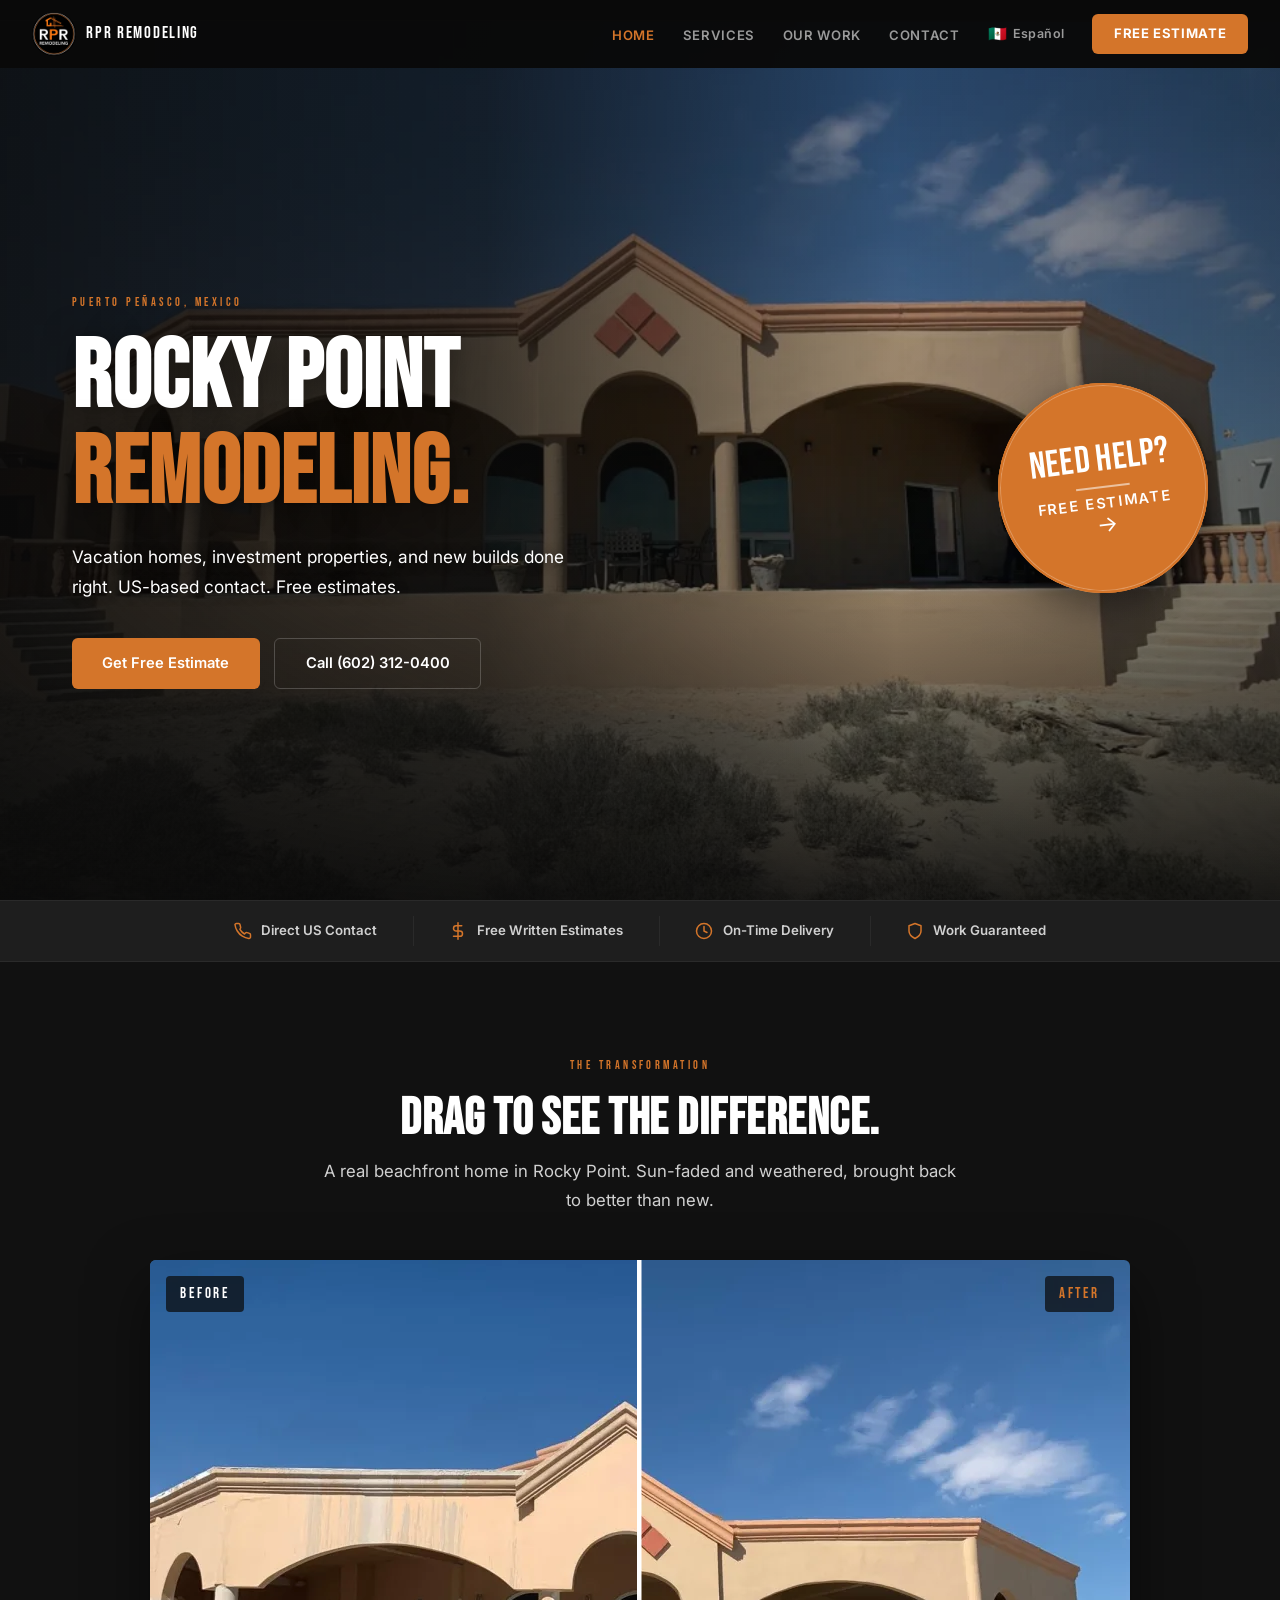
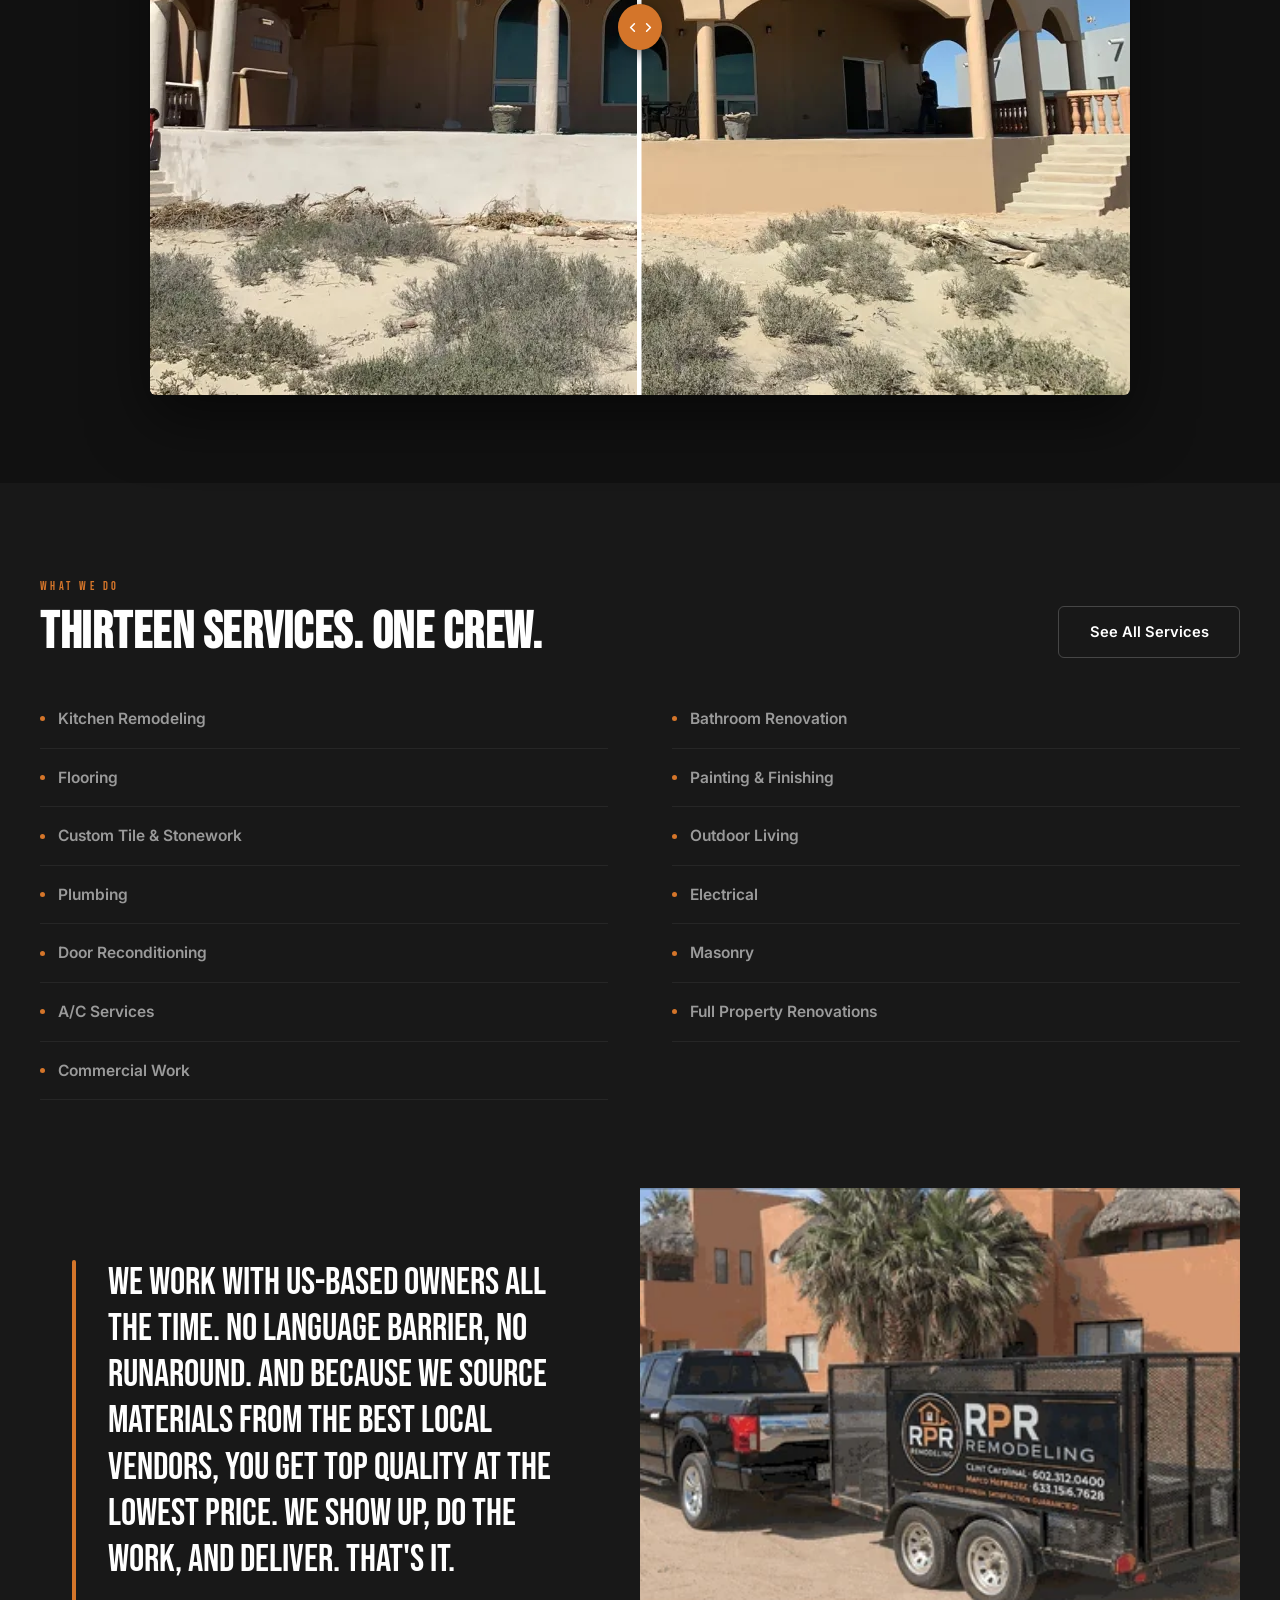
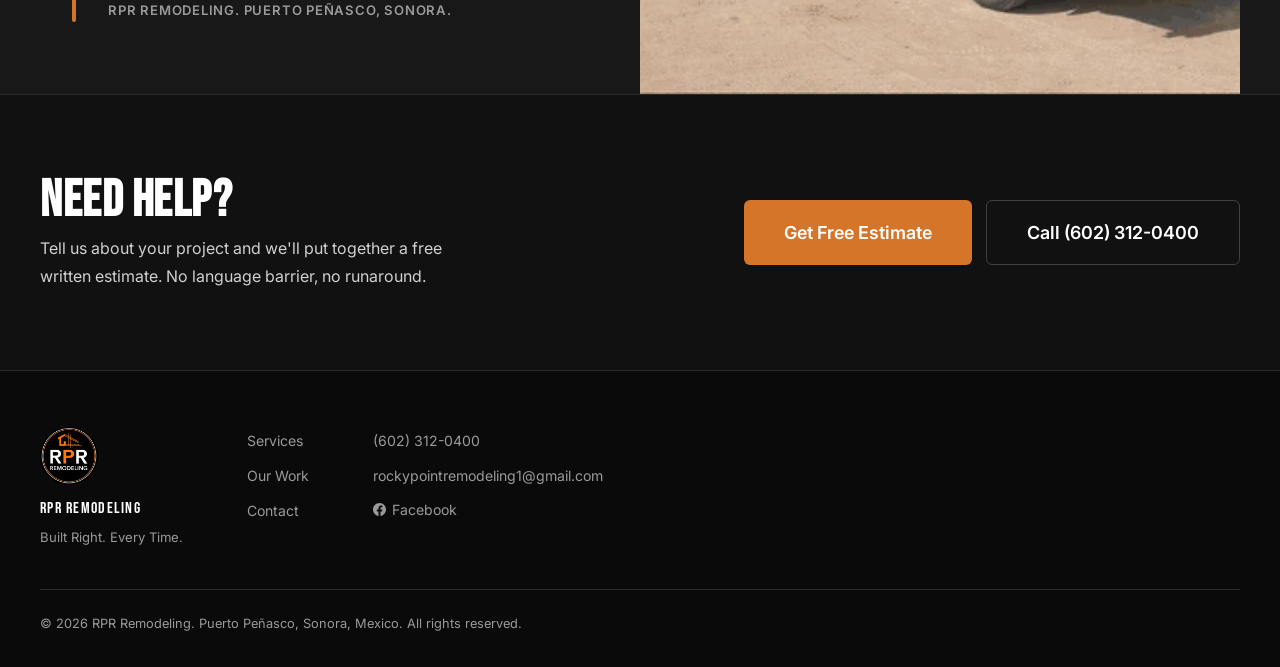
<file: index.html>
<!DOCTYPE html>
<html lang="en">
<head>
  <meta charset="UTF-8" />
  <meta name="viewport" content="width=device-width, initial-scale=1.0" />

  <title>Rocky Point Remodeling Contractor | RPR Remodeling, Puerto Pe&ntilde;asco</title>
  <meta name="description" content="Rocky Point's remodeling crew for vacation homes, investment properties, and new builds in Puerto Penasco. US-based contact. Free estimates. Call (602) 312-0400." />

  <meta property="og:type" content="website" />
  <meta property="og:url" content="https://rockypointremodeling.com/" />
  <meta property="og:title" content="RPR Remodeling | Rocky Point's Remodeling Crew" />
  <meta property="og:description" content="Vacation homes, investment properties, and new builds done right in Puerto Penasco. Free estimates. (602) 312-0400." />
  <meta property="og:image" content="https://rockypointremodeling.com/assets/og-card.jpg" />

  <meta name="twitter:card" content="summary_large_image" />
  <meta name="twitter:title" content="RPR Remodeling | Rocky Point, Mexico" />
  <meta name="twitter:image" content="https://rockypointremodeling.com/assets/og-card.jpg" />

  <link rel="canonical" href="https://rockypointremodeling.com/" />
  <meta name="theme-color" content="#0A0A0A" />
  <link rel="icon" type="image/svg+xml" href="assets/favicon.svg" />

  <link rel="preconnect" href="https://fonts.googleapis.com" />
  <link rel="preconnect" href="https://fonts.gstatic.com" crossorigin />
  <link rel="preload" as="style" href="https://fonts.googleapis.com/css2?family=Bebas+Neue&family=Inter:wght@400;600&display=swap" />
  <link rel="stylesheet" href="https://fonts.googleapis.com/css2?family=Bebas+Neue&family=Inter:wght@400;600&display=swap" media="print" onload="this.media='all'" />
  <noscript><link rel="stylesheet" href="https://fonts.googleapis.com/css2?family=Bebas+Neue&family=Inter:wght@400;600&display=swap" /></noscript>

  <link rel="preload" as="image" href="assets/after.webp" fetchpriority="high" type="image/webp" />
  <link rel="stylesheet" href="css/style.css" />

  <meta name="geo.region" content="MX-SON" />
  <meta name="geo.placename" content="Puerto Penasco, Sonora, Mexico" />
  <meta name="geo.position" content="31.3177;-113.5367" />
  <meta name="ICBM" content="31.3177, -113.5367" />

  <script type="application/ld+json">
  {
    "@context": "https://schema.org",
    "@type": "HomeAndConstructionBusiness",
    "@id": "https://rockypointremodeling.com/#business",
    "name": "RPR Remodeling",
    "alternateName": "Rocky Point Remodel",
    "description": "Rocky Point's remodeling crew for vacation homes, investment properties, and new builds in Puerto Penasco, Sonora, Mexico. US-based contact. Free written estimates.",
    "url": "https://rockypointremodeling.com/",
    "telephone": "+16023120400",
    "email": "rockypointremodeling1@gmail.com",
    "image": "https://rockypointremodeling.com/assets/og-card.jpg",
    "logo": "https://rockypointremodeling.com/assets/logo.png",
    "priceRange": "$$",
    "address": {
      "@type": "PostalAddress",
      "addressLocality": "Puerto Penasco",
      "addressRegion": "Sonora",
      "addressCountry": "MX"
    },
    "areaServed": {
      "@type": "Place",
      "name": "Puerto Penasco, Sonora, Mexico"
    },
    "sameAs": [
      "https://www.facebook.com/profile.php?id=61572232620299"
    ],
    "hasOfferCatalog": {
      "@type": "OfferCatalog",
      "name": "Remodeling Services",
      "itemListElement": [
        {"@type": "Offer", "itemOffered": {"@type": "Service", "name": "Kitchen Remodeling"}},
        {"@type": "Offer", "itemOffered": {"@type": "Service", "name": "Bathroom Renovation"}},
        {"@type": "Offer", "itemOffered": {"@type": "Service", "name": "Flooring"}},
        {"@type": "Offer", "itemOffered": {"@type": "Service", "name": "Painting and Finishing"}},
        {"@type": "Offer", "itemOffered": {"@type": "Service", "name": "Custom Tile and Stonework"}},
        {"@type": "Offer", "itemOffered": {"@type": "Service", "name": "Outdoor Living"}},
        {"@type": "Offer", "itemOffered": {"@type": "Service", "name": "Plumbing"}},
        {"@type": "Offer", "itemOffered": {"@type": "Service", "name": "Electrical"}},
        {"@type": "Offer", "itemOffered": {"@type": "Service", "name": "Door Reconditioning"}},
        {"@type": "Offer", "itemOffered": {"@type": "Service", "name": "Masonry"}},
        {"@type": "Offer", "itemOffered": {"@type": "Service", "name": "A/C Services"}},
        {"@type": "Offer", "itemOffered": {"@type": "Service", "name": "Full Property Renovations"}},
        {"@type": "Offer", "itemOffered": {"@type": "Service", "name": "Commercial Work"}}
      ]
    }
  }
  </script>
</head>
<body>

  <!-- NAV -->
  <nav class="site-nav" id="site-nav" role="navigation" aria-label="Main navigation">
    <a href="index.html" class="nav-logo" aria-label="RPR Remodeling home">
      <picture>
        <source type="image/webp" srcset="assets/logo.webp" />
        <img src="assets/logo.png" alt="RPR Remodeling" class="nav-logo-img" width="46" height="46" />
      </picture>
      <span class="nav-wordmark">RPR REMODELING</span>
    </a>
    <div class="nav-right">
      <ul class="nav-links" role="list">
        <li><a href="index.html" class="nav-active" data-en="Home" data-es="Inicio">Home</a></li>
        <li><a href="services.html" data-en="Services" data-es="Servicios">Services</a></li>
        <li><a href="gallery.html" data-en="Our Work" data-es="Nuestro Trabajo">Our Work</a></li>
        <li><a href="contact.html" data-en="Contact" data-es="Contacto">Contact</a></li>
      </ul>
      <button class="lang-toggle" aria-label="Cambiar a español" type="button">
        <span class="lt-flag">&#x1F1F2;&#x1F1FD;</span>
        <span class="lt-label">Español</span>
      </button>
      <a href="contact.html" class="nav-cta" data-en="Free Estimate" data-es="Cotización Gratis">Free Estimate</a>
      <button class="nav-hamburger" aria-label="Open menu" aria-expanded="false" aria-controls="nav-drawer" type="button">
        <span></span><span></span><span></span>
      </button>
    </div>
  </nav>

  <div id="nav-drawer" class="nav-drawer" role="navigation" aria-label="Mobile menu">
    <ul>
      <li><a href="index.html" data-en="Home" data-es="Inicio">Home</a></li>
      <li><a href="services.html" data-en="Services" data-es="Servicios">Services</a></li>
      <li><a href="gallery.html" data-en="Our Work" data-es="Nuestro Trabajo">Our Work</a></li>
      <li><a href="contact.html" data-en="Contact" data-es="Contacto">Contact</a></li>
    </ul>
    <a href="contact.html" class="drawer-cta" data-en="Get Free Estimate" data-es="Cotización Gratis">Get Free Estimate</a>
    <a href="tel:+16023120400" class="drawer-phone">(602) 312-0400</a>
    <button class="lang-toggle drawer-lang" type="button">
      <span class="lt-flag">&#x1F1F2;&#x1F1FD;</span>
      <span class="lt-label">Español</span>
    </button>
  </div>

  <!-- HERO -->
  <section class="hero" id="hero" aria-label="RPR Remodeling hero">
    <div class="hero-bg" aria-hidden="true">
      <img src="assets/after.webp" alt="" class="hero-bg-img" width="980" height="735" fetchpriority="high" decoding="async" />
    </div>
    <div class="hero-overlay" aria-hidden="true"></div>
    <div class="hero-inner">
      <div class="hero-content">
        <span class="eyebrow"
              data-en="PUERTO PE&Ntilde;ASCO, MEXICO"
              data-es="PUERTO PE&Ntilde;ASCO, M&Eacute;XICO">PUERTO PE&Ntilde;ASCO, MEXICO</span>
        <h1>
          <span class="h-line1" data-en="ROCKY POINT" data-es="ROCKY POINT">ROCKY POINT</span>
          <br />
          <span class="h-accent h-line2" data-en="REMODELING." data-es="REMODELING.">REMODELING.</span>
        </h1>
        <p class="hero-sub"
           data-en="Vacation homes, investment properties, and new builds done right. US-based contact. Free estimates."
           data-es="Casas vacacionales, propiedades de inversi&oacute;n y nuevas construcciones bien hechas. Contacto en EE.UU. Cotizaciones gratis.">
          Vacation homes, investment properties, and new builds done right. US-based contact. Free estimates.
        </p>
        <div class="hero-ctas">
          <a href="contact.html" class="btn-primary"
             data-en="Get Free Estimate" data-es="Obtener Cotizaci&oacute;n">Get Free Estimate</a>
          <a href="tel:+16023120400" class="btn-ghost"
             data-en="Call (602) 312-0400" data-es="Llamar al (602) 312-0400">Call (602) 312-0400</a>
        </div>
      </div>
      <a href="contact.html" class="need-help-badge" aria-label="Need help? Get a free estimate">
        <span class="nhb-ring" aria-hidden="true"></span>
        <span class="nhb-ring nhb-ring-2" aria-hidden="true"></span>
        <span class="nhb-inner">
          <span class="nhb-big" data-en="Need&nbsp;Help?" data-es="&iquest;Ayuda?">Need&nbsp;Help?</span>
          <span class="nhb-rule" aria-hidden="true"></span>
          <span class="nhb-small" data-en="Free Estimate" data-es="Cotizaci&oacute;n Gratis">Free Estimate</span>
          <span class="nhb-arrow" aria-hidden="true">&rarr;</span>
        </span>
      </a>
    </div>
  </section>

  <!-- STATS STRIP -->
  <div class="stats-strip" role="list" aria-label="Why choose RPR">
    <div class="stat" role="listitem">
      <svg class="stat-icon" viewBox="0 0 24 24" fill="none" stroke="currentColor" stroke-width="2" stroke-linecap="round" stroke-linejoin="round" aria-hidden="true"><path d="M22 16.92v3a2 2 0 0 1-2.18 2 19.79 19.79 0 0 1-8.63-3.07A19.5 19.5 0 0 1 4.36 12a19.79 19.79 0 0 1-3.07-8.67A2 2 0 0 1 3.11 2h3a2 2 0 0 1 2 1.72c.127.96.361 1.903.7 2.81a2 2 0 0 1-.45 2.11L7.91 9.91a16 16 0 0 0 6.08 6.08l1.27-1.35a2 2 0 0 1 2.11-.45c.907.339 1.85.573 2.81.7A2 2 0 0 1 22 16.92z"/></svg>
      <span class="stat-label" data-en="Direct US Contact" data-es="Contacto en EE.UU.">Direct US Contact</span>
    </div>
    <div class="stat" role="listitem">
      <svg class="stat-icon" viewBox="0 0 24 24" fill="none" stroke="currentColor" stroke-width="2" stroke-linecap="round" stroke-linejoin="round" aria-hidden="true"><line x1="12" y1="1" x2="12" y2="23"/><path d="M17 5H9.5a3.5 3.5 0 0 0 0 7h5a3.5 3.5 0 0 1 0 7H6"/></svg>
      <span class="stat-label" data-en="Free Written Estimates" data-es="Cotizaciones Escritas Gratis">Free Written Estimates</span>
    </div>
    <div class="stat" role="listitem">
      <svg class="stat-icon" viewBox="0 0 24 24" fill="none" stroke="currentColor" stroke-width="2" stroke-linecap="round" stroke-linejoin="round" aria-hidden="true"><circle cx="12" cy="12" r="10"/><polyline points="12 6 12 12 16 14"/></svg>
      <span class="stat-label" data-en="On-Time Delivery" data-es="Entrega a Tiempo">On-Time Delivery</span>
    </div>
    <div class="stat" role="listitem">
      <svg class="stat-icon" viewBox="0 0 24 24" fill="none" stroke="currentColor" stroke-width="2" stroke-linecap="round" stroke-linejoin="round" aria-hidden="true"><path d="M12 22s8-4 8-10V5l-8-3-8 3v7c0 6 8 10 8 10z"/></svg>
      <span class="stat-label" data-en="Work Guaranteed" data-es="Trabajo Garantizado">Work Guaranteed</span>
    </div>
  </div>

  <!-- BEFORE / AFTER SLIDER -->
  <section class="section-wrap section-dark ba-section" aria-label="Before and after transformation">
    <div class="section-inner">
      <div class="ba-header">
        <span class="eyebrow reveal" data-en="THE TRANSFORMATION" data-es="LA TRANSFORMACI&Oacute;N">THE TRANSFORMATION</span>
        <h2 class="reveal" data-en="Drag to see the difference." data-es="Desliza para ver la diferencia.">Drag to see the difference.</h2>
        <p class="ba-sub reveal" data-en="A real beachfront home in Rocky Point. Sun-faded and weathered, brought back to better than new." data-es="Una casa real frente al mar en Rocky Point. Desgastada por el sol, restaurada a mejor que nueva.">A real beachfront home in Rocky Point. Sun-faded and weathered, brought back to better than new.</p>
      </div>

      <div class="ba-slider reveal" id="baSlider" aria-label="Before and after slider. Use the slider or arrow keys to compare.">
        <img class="ba-img ba-img-after" src="assets/after.webp" width="980" height="735" alt="Rocky Point beachfront home after RPR remodel: fresh stucco, finished balustrades, restored columns" draggable="false" loading="lazy" decoding="async" />
        <div class="ba-before-pane" id="baBeforePane">
          <img class="ba-img ba-img-before" src="assets/before.webp" width="980" height="735" alt="Same Rocky Point home before remodel: faded, water-stained stucco and unfinished walls" draggable="false" loading="lazy" decoding="async" />
        </div>
        <span class="ba-tag ba-tag-before" aria-hidden="true" data-en="Before" data-es="Antes">Before</span>
        <span class="ba-tag ba-tag-after" aria-hidden="true" data-en="After" data-es="Despu&eacute;s">After</span>
        <div class="ba-handle" id="baHandle" role="slider" tabindex="0" aria-valuemin="0" aria-valuemax="100" aria-valuenow="50" aria-label="Reveal before or after photo">
          <span class="ba-line" aria-hidden="true"></span>
          <span class="ba-grip" aria-hidden="true">
            <svg viewBox="0 0 24 24" fill="none" stroke="currentColor" stroke-width="2.5" stroke-linecap="round" stroke-linejoin="round"><polyline points="15 18 9 12 15 6"/></svg>
            <svg viewBox="0 0 24 24" fill="none" stroke="currentColor" stroke-width="2.5" stroke-linecap="round" stroke-linejoin="round"><polyline points="9 18 15 12 9 6"/></svg>
          </span>
        </div>
      </div>
    </div>
  </section>

  <!-- SERVICES TEASER -->
  <section class="section-wrap section-alt" aria-label="Services overview">
    <div class="section-inner">
      <div class="svc-teaser-header">
        <div>
          <span class="eyebrow reveal" data-en="WHAT WE DO" data-es="LO QUE HACEMOS">WHAT WE DO</span>
          <h2 class="reveal" data-en="Thirteen services. One crew." data-es="Trece servicios. Un equipo.">Thirteen services. One crew.</h2>
        </div>
        <a href="services.html" class="btn-ghost reveal" data-en="See All Services" data-es="Ver Todos los Servicios">See All Services</a>
      </div>
      <ul class="services-list reveal" aria-label="Services list">
        <li><a href="services.html#kitchen" data-en="Kitchen Remodeling" data-es="Remodelaci&oacute;n de Cocina">Kitchen Remodeling</a></li>
        <li><a href="services.html#bathroom" data-en="Bathroom Renovation" data-es="Remodelaci&oacute;n de Ba&ntilde;o">Bathroom Renovation</a></li>
        <li><a href="services.html#flooring" data-en="Flooring" data-es="Pisos">Flooring</a></li>
        <li><a href="services.html#painting" data-en="Painting &amp; Finishing" data-es="Pintura y Acabados">Painting &amp; Finishing</a></li>
        <li><a href="services.html#tile" data-en="Custom Tile &amp; Stonework" data-es="Azulejo y Piedra">Custom Tile &amp; Stonework</a></li>
        <li><a href="services.html#outdoor" data-en="Outdoor Living" data-es="Espacios al Aire Libre">Outdoor Living</a></li>
        <li><a href="services.html#plumbing" data-en="Plumbing" data-es="Plomer&iacute;a">Plumbing</a></li>
        <li><a href="services.html#electrical" data-en="Electrical" data-es="El&eacute;ctrico">Electrical</a></li>
        <li><a href="services.html#doors" data-en="Door Reconditioning" data-es="Reacondicionamiento de Puertas">Door Reconditioning</a></li>
        <li><a href="services.html#masonry" data-en="Masonry" data-es="Mamposter&iacute;a">Masonry</a></li>
        <li><a href="services.html#ac" data-en="A/C Services" data-es="Aire Acondicionado">A/C Services</a></li>
        <li><a href="services.html#full" data-en="Full Property Renovations" data-es="Remodelaciones Completas">Full Property Renovations</a></li>
        <li><a href="services.html#commercial" data-en="Commercial Work" data-es="Trabajo Comercial">Commercial Work</a></li>
      </ul>
    </div>
  </section>

  <!-- STATEMENT -->
  <section class="statement-section" aria-label="Our approach">
    <div class="statement-split">
      <div class="statement-content reveal">
        <div class="statement-wrap">
          <div class="statement-bar" aria-hidden="true"></div>
          <div>
            <blockquote class="statement-quote"
                        data-en="We work with US-based owners all the time. No language barrier, no runaround. And because we source materials from the best local vendors, you get top quality at the lowest price. We show up, do the work, and deliver. That's it."
                        data-es="Trabajamos con propietarios en EE.UU. todo el tiempo. Sin barrera de idioma, sin rodeos. Y como conseguimos los materiales con los mejores proveedores locales, obtienes la mejor calidad al precio m&aacute;s bajo. Llegamos, hacemos el trabajo y lo entregamos. Punto.">
              We work with US-based owners all the time. No language barrier, no runaround. And because we source materials from the best local vendors, you get top quality at the lowest price. We show up, do the work, and deliver. That's it.
            </blockquote>
            <p class="statement-from"
               data-en="RPR Remodeling. Puerto Pe&ntilde;asco, Sonora."
               data-es="RPR Remodeling. Puerto Pe&ntilde;asco, Sonora.">RPR Remodeling. Puerto Pe&ntilde;asco, Sonora.</p>
          </div>
        </div>
      </div>
      <div class="statement-photo" aria-hidden="true">
        <picture>
          <source type="image/webp" srcset="assets/truck-hero.webp" />
          <img src="assets/truck.png" alt="" loading="lazy" />
        </picture>
      </div>
    </div>
  </section>

  <!-- HOME CTA STRIP -->
  <section class="home-cta-strip section-dark" aria-label="Contact RPR Remodeling">
    <div class="section-inner">
      <div class="hcs-inner reveal">
        <div class="hcs-text">
          <h2 data-en="Need Help?" data-es="&iquest;Necesitas Ayuda?">Need Help?</h2>
          <p data-en="Tell us about your project and we'll put together a free written estimate. No language barrier, no runaround."
             data-es="Cu&eacute;ntanos sobre tu proyecto y te preparamos una cotizaci&oacute;n escrita gratis. Sin barrera de idioma, sin rodeos.">
            Tell us about your project and we'll put together a free written estimate. No language barrier, no runaround.
          </p>
        </div>
        <div class="hcs-actions">
          <a href="contact.html" class="btn-primary"
             data-en="Get Free Estimate" data-es="Obtener Cotizaci&oacute;n">Get Free Estimate</a>
          <a href="tel:+16023120400" class="btn-ghost"
             data-en="Call (602) 312-0400" data-es="Llamar al (602) 312-0400">Call (602) 312-0400</a>
        </div>
      </div>
    </div>
  </section>

  <!-- FOOTER -->
  <footer class="site-footer" role="contentinfo">
    <div class="footer-inner">
      <div class="footer-brand">
        <picture>
          <source type="image/webp" srcset="assets/logo.webp" />
          <img src="assets/logo.png" alt="RPR Remodeling" class="footer-logo" width="56" height="56" loading="lazy" />
        </picture>
        <p class="footer-name">RPR REMODELING</p>
        <p class="footer-tagline" data-en="Built Right. Every Time." data-es="Bien Hecho. Siempre.">Built Right. Every Time.</p>
      </div>
      <div class="footer-links">
        <ul role="list">
          <li><a href="services.html" data-en="Services" data-es="Servicios">Services</a></li>
          <li><a href="gallery.html" data-en="Our Work" data-es="Nuestro Trabajo">Our Work</a></li>
          <li><a href="contact.html" data-en="Contact" data-es="Contacto">Contact</a></li>
        </ul>
        <ul role="list">
          <li><a href="tel:+16023120400">(602) 312-0400</a></li>
          <li><a href="mailto:rockypointremodeling1@gmail.com">rockypointremodeling1@gmail.com</a></li>
          <li><a href="https://www.facebook.com/profile.php?id=61572232620299" target="_blank" rel="noopener" class="footer-fb"><svg class="social-icon" viewBox="0 0 24 24" fill="currentColor" aria-hidden="true"><path d="M24 12.073c0-6.627-5.373-12-12-12s-12 5.373-12 12c0 5.99 4.388 10.954 10.125 11.854v-8.385H7.078v-3.47h3.047V9.43c0-3.007 1.792-4.669 4.533-4.669 1.312 0 2.686.235 2.686.235v2.953H15.83c-1.491 0-1.956.925-1.956 1.874v2.25h3.328l-.532 3.47h-2.796v8.385C19.612 23.027 24 18.062 24 12.073z"/></svg>Facebook</a></li>
        </ul>
      </div>
    </div>
    <div class="footer-bottom">
      <p>&copy; <span class="copyright-year"></span>
        <span data-en="RPR Remodeling. Puerto Pe&ntilde;asco, Sonora, Mexico. All rights reserved."
              data-es="RPR Remodeling. Puerto Pe&ntilde;asco, Sonora, M&eacute;xico. Todos los derechos reservados.">
          RPR Remodeling. Puerto Pe&ntilde;asco, Sonora, Mexico. All rights reserved.
        </span>
      </p>
    </div>
  </footer>

  <script src="js/i18n.js" defer></script>
  <script src="js/main.js" defer></script>
</body>
</html>
</file>
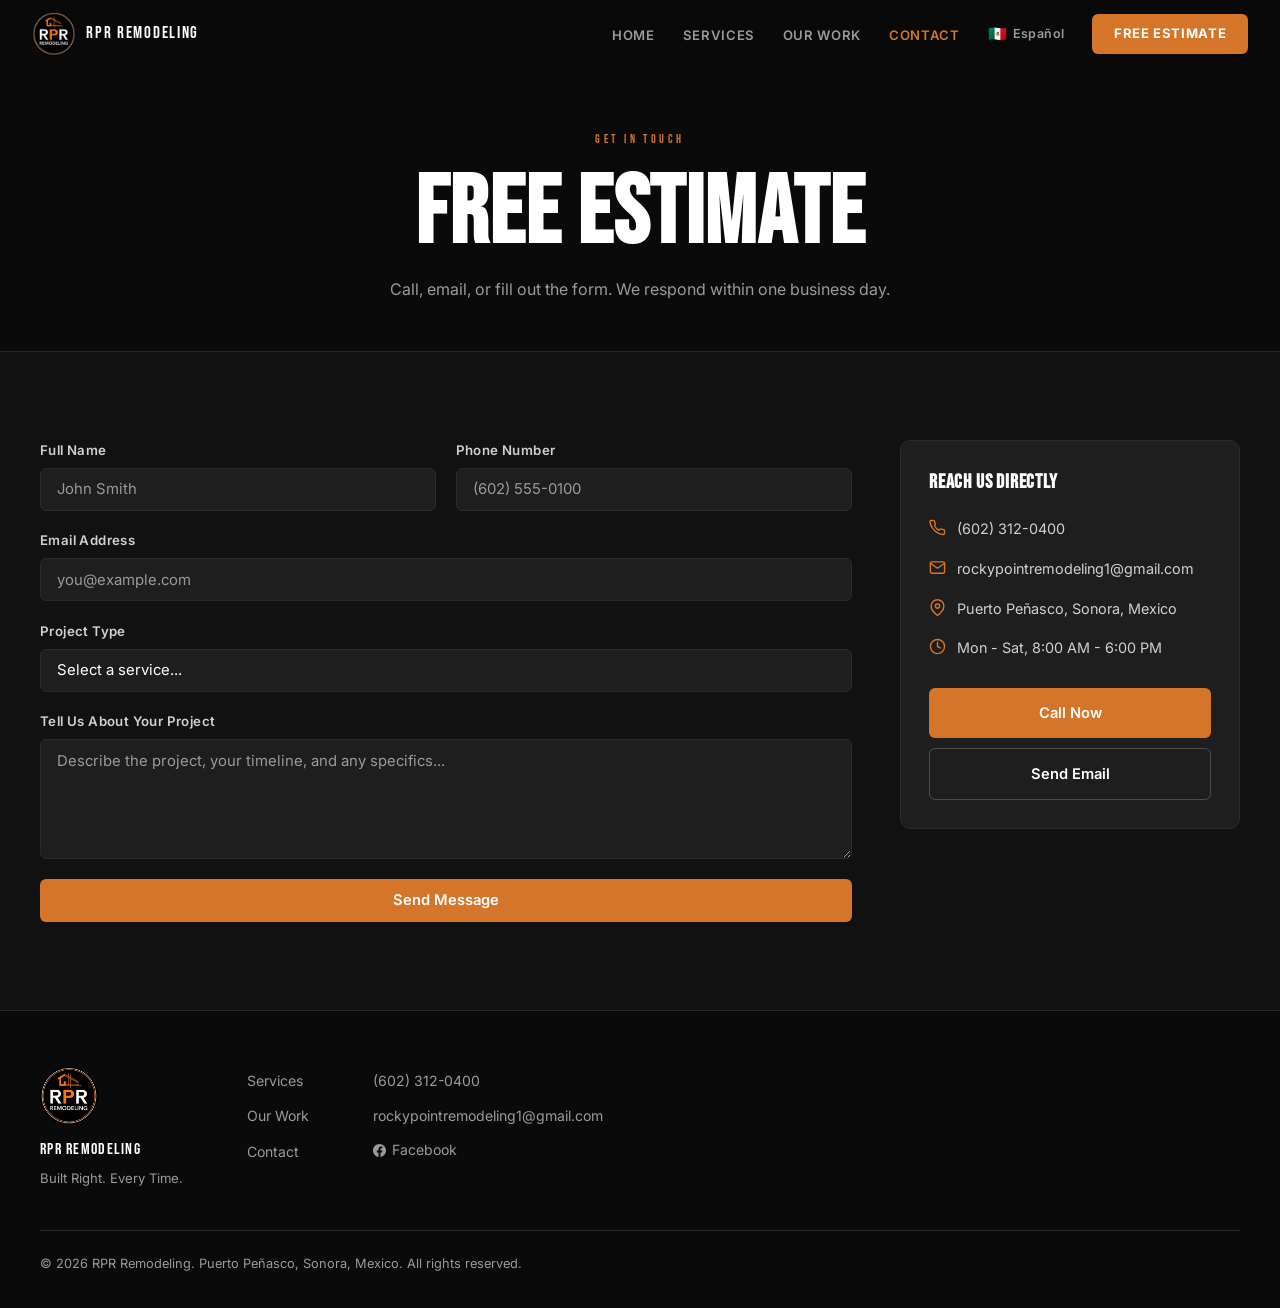
<file: contact.html>
<!DOCTYPE html>
<html lang="en">
<head>
  <meta charset="UTF-8" />
  <meta name="viewport" content="width=device-width, initial-scale=1.0" />

  <title>Free Estimate | RPR Remodeling | Rocky Point, Mexico</title>
  <meta name="description" content="Get a free written estimate from RPR Remodeling in Puerto Penasco. Call (602) 312-0400 or send a message. We respond within one business day." />

  <meta property="og:type" content="website" />
  <meta property="og:url" content="https://rockypointremodeling.com/contact.html" />
  <meta property="og:title" content="Free Estimate | RPR Remodeling" />
  <meta property="og:image" content="https://rockypointremodeling.com/assets/og-card.jpg" />

  <link rel="canonical" href="https://rockypointremodeling.com/contact.html" />
  <script type="application/ld+json">
  {"@context":"https://schema.org","@type":"BreadcrumbList","itemListElement":[
    {"@type":"ListItem","position":1,"name":"Home","item":"https://rockypointremodeling.com/"},
    {"@type":"ListItem","position":2,"name":"Contact","item":"https://rockypointremodeling.com/contact.html"}
  ]}
  </script>
  <meta name="theme-color" content="#0A0A0A" />
  <link rel="icon" type="image/svg+xml" href="assets/favicon.svg" />

  <link rel="preconnect" href="https://fonts.googleapis.com" />
  <link rel="preconnect" href="https://fonts.gstatic.com" crossorigin />
  <link rel="preload" as="style" href="https://fonts.googleapis.com/css2?family=Bebas+Neue&family=Inter:wght@400;600&display=swap" />
  <link rel="stylesheet" href="https://fonts.googleapis.com/css2?family=Bebas+Neue&family=Inter:wght@400;600&display=swap" media="print" onload="this.media='all'" />
  <noscript><link rel="stylesheet" href="https://fonts.googleapis.com/css2?family=Bebas+Neue&family=Inter:wght@400;600&display=swap" /></noscript>

  <link rel="preload" as="image" href="assets/logo.webp" fetchpriority="high" type="image/webp" />
  <link rel="stylesheet" href="css/style.css" />
  <meta name="geo.region" content="MX-SON" />
  <meta name="geo.placename" content="Puerto Penasco, Sonora, Mexico" />
  <meta name="geo.position" content="31.3177;-113.5367" />
  <meta name="ICBM" content="31.3177, -113.5367" />
</head>
<body>

  <!-- NAV -->
  <nav class="site-nav" id="site-nav" role="navigation" aria-label="Main navigation">
    <a href="index.html" class="nav-logo" aria-label="RPR Remodeling home">
      <picture>
        <source type="image/webp" srcset="assets/logo.webp" />
        <img src="assets/logo.png" alt="RPR Remodeling" class="nav-logo-img" width="46" height="46" />
      </picture>
      <span class="nav-wordmark">RPR REMODELING</span>
    </a>
    <div class="nav-right">
      <ul class="nav-links" role="list">
        <li><a href="index.html" data-en="Home" data-es="Inicio">Home</a></li>
        <li><a href="services.html" data-en="Services" data-es="Servicios">Services</a></li>
        <li><a href="gallery.html" data-en="Our Work" data-es="Nuestro Trabajo">Our Work</a></li>
        <li><a href="contact.html" class="nav-active" data-en="Contact" data-es="Contacto">Contact</a></li>
      </ul>
      <button class="lang-toggle" aria-label="Cambiar a español" type="button">
        <span class="lt-flag">&#x1F1F2;&#x1F1FD;</span>
        <span class="lt-label">Español</span>
      </button>
      <a href="contact.html" class="nav-cta" data-en="Free Estimate" data-es="Cotización Gratis">Free Estimate</a>
      <button class="nav-hamburger" aria-label="Open menu" aria-expanded="false" aria-controls="nav-drawer" type="button">
        <span></span><span></span><span></span>
      </button>
    </div>
  </nav>

  <div id="nav-drawer" class="nav-drawer" role="navigation" aria-label="Mobile menu">
    <ul>
      <li><a href="index.html" data-en="Home" data-es="Inicio">Home</a></li>
      <li><a href="services.html" data-en="Services" data-es="Servicios">Services</a></li>
      <li><a href="gallery.html" data-en="Our Work" data-es="Nuestro Trabajo">Our Work</a></li>
      <li><a href="contact.html" data-en="Contact" data-es="Contacto">Contact</a></li>
    </ul>
    <a href="contact.html" class="drawer-cta" data-en="Get Free Estimate" data-es="Cotización Gratis">Get Free Estimate</a>
    <a href="tel:+16023120400" class="drawer-phone">(602) 312-0400</a>
    <button class="lang-toggle drawer-lang" type="button">
      <span class="lt-flag">&#x1F1F2;&#x1F1FD;</span>
      <span class="lt-label">Español</span>
    </button>
  </div>

  <!-- SUBPAGE HERO -->
  <div class="subpage-hero">
    <span class="eyebrow" data-en="GET IN TOUCH" data-es="CONT&Aacute;CTANOS">GET IN TOUCH</span>
    <h1 data-en="Free Estimate" data-es="Cotizaci&oacute;n Gratis">Free Estimate</h1>
    <p class="subpage-sub"
       data-en="Call, email, or fill out the form. We respond within one business day."
       data-es="Llama, escribe un correo, o llena el formulario. Respondemos en un d&iacute;a h&aacute;bil.">
      Call, email, or fill out the form. We respond within one business day.
    </p>
  </div>

  <!-- CONTACT BODY -->
  <section class="section-wrap section-dark" aria-label="Contact form and info">
    <div class="section-inner">
      <div class="contact-grid">

        <form class="contact-form reveal" id="contact-form" action="https://formsubmit.co/ajax/rockypointremodeling1@gmail.com" method="post" novalidate aria-label="Contact form">
          <!-- FormSubmit configuration. The recipient activates the endpoint once via an email link
               on the first real submission. Hidden config fields: subject, template, captcha off,
               replyto (visitor email) is set dynamically by JS. -->
          <input type="hidden" name="_subject" value="New website inquiry, Rocky Point Remodeling">
          <input type="hidden" name="_template" value="table">
          <input type="hidden" name="_captcha" value="false">
          <input type="text" name="_honey" tabindex="-1" autocomplete="off" aria-hidden="true" style="position:absolute;left:-9999px;top:-9999px;width:1px;height:1px;opacity:0;" />
          <div class="form-row">
            <div class="form-group">
              <label for="name" data-en="Full Name" data-es="Nombre Completo">Full Name</label>
              <input type="text" id="name" name="name" autocomplete="name" required
                     data-en-attr-placeholder="John Smith"
                     data-es-attr-placeholder="Juan García"
                     placeholder="John Smith" />
            </div>
            <div class="form-group">
              <label for="phone" data-en="Phone Number" data-es="N&uacute;mero de Tel&eacute;fono">Phone Number</label>
              <input type="tel" id="phone" name="phone" autocomplete="tel"
                     placeholder="(602) 555-0100" />
            </div>
          </div>
          <div class="form-group">
            <label for="email" data-en="Email Address" data-es="Correo Electr&oacute;nico">Email Address</label>
            <input type="email" id="email" name="email" autocomplete="email" required
                   data-en-attr-placeholder="you@example.com"
                   data-es-attr-placeholder="tu@correo.com"
                   placeholder="you@example.com" />
          </div>
          <div class="form-group">
            <label for="project-type" data-en="Project Type" data-es="Tipo de Proyecto">Project Type</label>
            <select id="project-type" name="project_type">
              <option value="" disabled selected
                      data-en="Select a service..." data-es="Selecciona un servicio...">Select a service...</option>
              <option value="kitchen" data-en="Kitchen Remodeling" data-es="Remodelaci&oacute;n de Cocina">Kitchen Remodeling</option>
              <option value="bathroom" data-en="Bathroom Renovation" data-es="Remodelaci&oacute;n de Ba&ntilde;o">Bathroom Renovation</option>
              <option value="flooring" data-en="Flooring" data-es="Pisos">Flooring</option>
              <option value="painting" data-en="Painting &amp; Finishing" data-es="Pintura y Acabados">Painting &amp; Finishing</option>
              <option value="tile" data-en="Custom Tile &amp; Stonework" data-es="Azulejo y Piedra">Custom Tile &amp; Stonework</option>
              <option value="outdoor" data-en="Outdoor Living" data-es="Espacios al Aire Libre">Outdoor Living</option>
              <option value="full" data-en="Full Property Renovation" data-es="Remodelaci&oacute;n Completa">Full Property Renovation</option>
              <option value="commercial" data-en="Commercial Work" data-es="Trabajo Comercial">Commercial Work</option>
              <option value="other" data-en="Other" data-es="Otro">Other</option>
            </select>
          </div>
          <div class="form-group">
            <label for="message" data-en="Tell Us About Your Project" data-es="Cu&eacute;ntanos Sobre Tu Proyecto">Tell Us About Your Project</label>
            <textarea id="message" name="message" rows="5"
                      data-en-attr-placeholder="Describe the project, your timeline, and any specifics..."
                      data-es-attr-placeholder="Describe el proyecto, tu plazo, y cualquier detalle importante..."
                      placeholder="Describe the project, your timeline, and any specifics..."></textarea>
          </div>
          <button type="submit" class="btn-primary btn-full"
                  data-en="Send Message" data-es="Enviar Mensaje">Send Message</button>
          <div class="form-success" id="form-success" role="alert" aria-live="polite">
            <svg viewBox="0 0 24 24" fill="none" stroke="currentColor" stroke-width="2.5" stroke-linecap="round" stroke-linejoin="round" aria-hidden="true"><polyline points="20 6 9 17 4 12"/></svg>
            <span data-en="Message sent! We'll be in touch within one business day."
                  data-es="&iexcl;Mensaje enviado! Nos pondremos en contacto en un d&iacute;a h&aacute;bil.">
              Message sent! We'll be in touch within one business day.
            </span>
          </div>
        </form>

        <div class="contact-info reveal" aria-label="Contact details">
          <div class="contact-info-card">
            <h3 data-en="Reach Us Directly" data-es="Cont&aacute;ctanos Directamente">Reach Us Directly</h3>
            <ul class="contact-details">
              <li>
                <a href="tel:+16023120400" aria-label="Call RPR Remodeling">
                  <svg viewBox="0 0 24 24" fill="none" stroke="currentColor" stroke-width="2" stroke-linecap="round" stroke-linejoin="round" aria-hidden="true"><path d="M22 16.92v3a2 2 0 0 1-2.18 2 19.79 19.79 0 0 1-8.63-3.07A19.5 19.5 0 0 1 4.36 12a19.79 19.79 0 0 1-3.07-8.67A2 2 0 0 1 3.11 2h3a2 2 0 0 1 2 1.72c.127.96.361 1.903.7 2.81a2 2 0 0 1-.45 2.11L7.91 9.91a16 16 0 0 0 6.08 6.08l1.27-1.35a2 2 0 0 1 2.11-.45c.907.339 1.85.573 2.81.7A2 2 0 0 1 22 16.92z"/></svg>
                  <span>(602) 312-0400</span>
                </a>
              </li>
              <li>
                <a href="mailto:rockypointremodeling1@gmail.com" aria-label="Email RPR Remodeling">
                  <svg viewBox="0 0 24 24" fill="none" stroke="currentColor" stroke-width="2" stroke-linecap="round" stroke-linejoin="round" aria-hidden="true"><path d="M4 4h16c1.1 0 2 .9 2 2v12c0 1.1-.9 2-2 2H4c-1.1 0-2-.9-2-2V6c0-1.1.9-2 2-2z"/><polyline points="22,6 12,13 2,6"/></svg>
                  <span>rockypointremodeling1@gmail.com</span>
                </a>
              </li>
              <li>
                <span class="contact-detail-static">
                  <svg viewBox="0 0 24 24" fill="none" stroke="currentColor" stroke-width="2" stroke-linecap="round" stroke-linejoin="round" aria-hidden="true"><path d="M21 10c0 7-9 13-9 13s-9-6-9-13a9 9 0 0 1 18 0z"/><circle cx="12" cy="10" r="3"/></svg>
                  <span data-en="Puerto Pe&ntilde;asco, Sonora, Mexico"
                        data-es="Puerto Pe&ntilde;asco, Sonora, M&eacute;xico">Puerto Pe&ntilde;asco, Sonora, Mexico</span>
                </span>
              </li>
              <li>
                <span class="contact-detail-static">
                  <svg viewBox="0 0 24 24" fill="none" stroke="currentColor" stroke-width="2" stroke-linecap="round" stroke-linejoin="round" aria-hidden="true"><circle cx="12" cy="12" r="10"/><polyline points="12 6 12 12 16 14"/></svg>
                  <span data-en="Mon - Sat, 8:00 AM - 6:00 PM"
                        data-es="Lun - S&aacute;b, 8:00 AM - 6:00 PM">Mon - Sat, 8:00 AM - 6:00 PM</span>
                </span>
              </li>
            </ul>
            <div class="contact-cta-stack">
              <a href="tel:+16023120400" class="btn-primary btn-full"
                 data-en="Call Now" data-es="Llamar Ahora">Call Now</a>
              <a href="mailto:rockypointremodeling1@gmail.com" class="btn-ghost btn-full"
                 data-en="Send Email" data-es="Enviar Correo">Send Email</a>
            </div>
          </div>
        </div>

      </div>
    </div>
  </section>

  <!-- FOOTER -->
  <footer class="site-footer" role="contentinfo">
    <div class="footer-inner">
      <div class="footer-brand">
        <picture>
          <source type="image/webp" srcset="assets/logo.webp" />
          <img src="assets/logo.png" alt="RPR Remodeling" class="footer-logo" width="56" height="56" loading="lazy" />
        </picture>
        <p class="footer-name">RPR REMODELING</p>
        <p class="footer-tagline" data-en="Built Right. Every Time." data-es="Bien Hecho. Siempre.">Built Right. Every Time.</p>
      </div>
      <div class="footer-links">
        <ul role="list">
          <li><a href="services.html" data-en="Services" data-es="Servicios">Services</a></li>
          <li><a href="gallery.html" data-en="Our Work" data-es="Nuestro Trabajo">Our Work</a></li>
          <li><a href="contact.html" data-en="Contact" data-es="Contacto">Contact</a></li>
        </ul>
        <ul role="list">
          <li><a href="tel:+16023120400">(602) 312-0400</a></li>
          <li><a href="mailto:rockypointremodeling1@gmail.com">rockypointremodeling1@gmail.com</a></li>
          <li><a href="https://www.facebook.com/profile.php?id=61572232620299" target="_blank" rel="noopener" class="footer-fb"><svg class="social-icon" viewBox="0 0 24 24" fill="currentColor" aria-hidden="true"><path d="M24 12.073c0-6.627-5.373-12-12-12s-12 5.373-12 12c0 5.99 4.388 10.954 10.125 11.854v-8.385H7.078v-3.47h3.047V9.43c0-3.007 1.792-4.669 4.533-4.669 1.312 0 2.686.235 2.686.235v2.953H15.83c-1.491 0-1.956.925-1.956 1.874v2.25h3.328l-.532 3.47h-2.796v8.385C19.612 23.027 24 18.062 24 12.073z"/></svg>Facebook</a></li>
        </ul>
      </div>
    </div>
    <div class="footer-bottom">
      <p>&copy; <span class="copyright-year"></span>
        <span data-en="RPR Remodeling. Puerto Pe&ntilde;asco, Sonora, Mexico. All rights reserved."
              data-es="RPR Remodeling. Puerto Pe&ntilde;asco, Sonora, M&eacute;xico. Todos los derechos reservados.">
          RPR Remodeling. Puerto Pe&ntilde;asco, Sonora, Mexico. All rights reserved.
        </span>
      </p>
    </div>
  </footer>

  <script src="js/i18n.js" defer></script>
  <script src="js/main.js" defer></script>
</body>
</html>
</file>
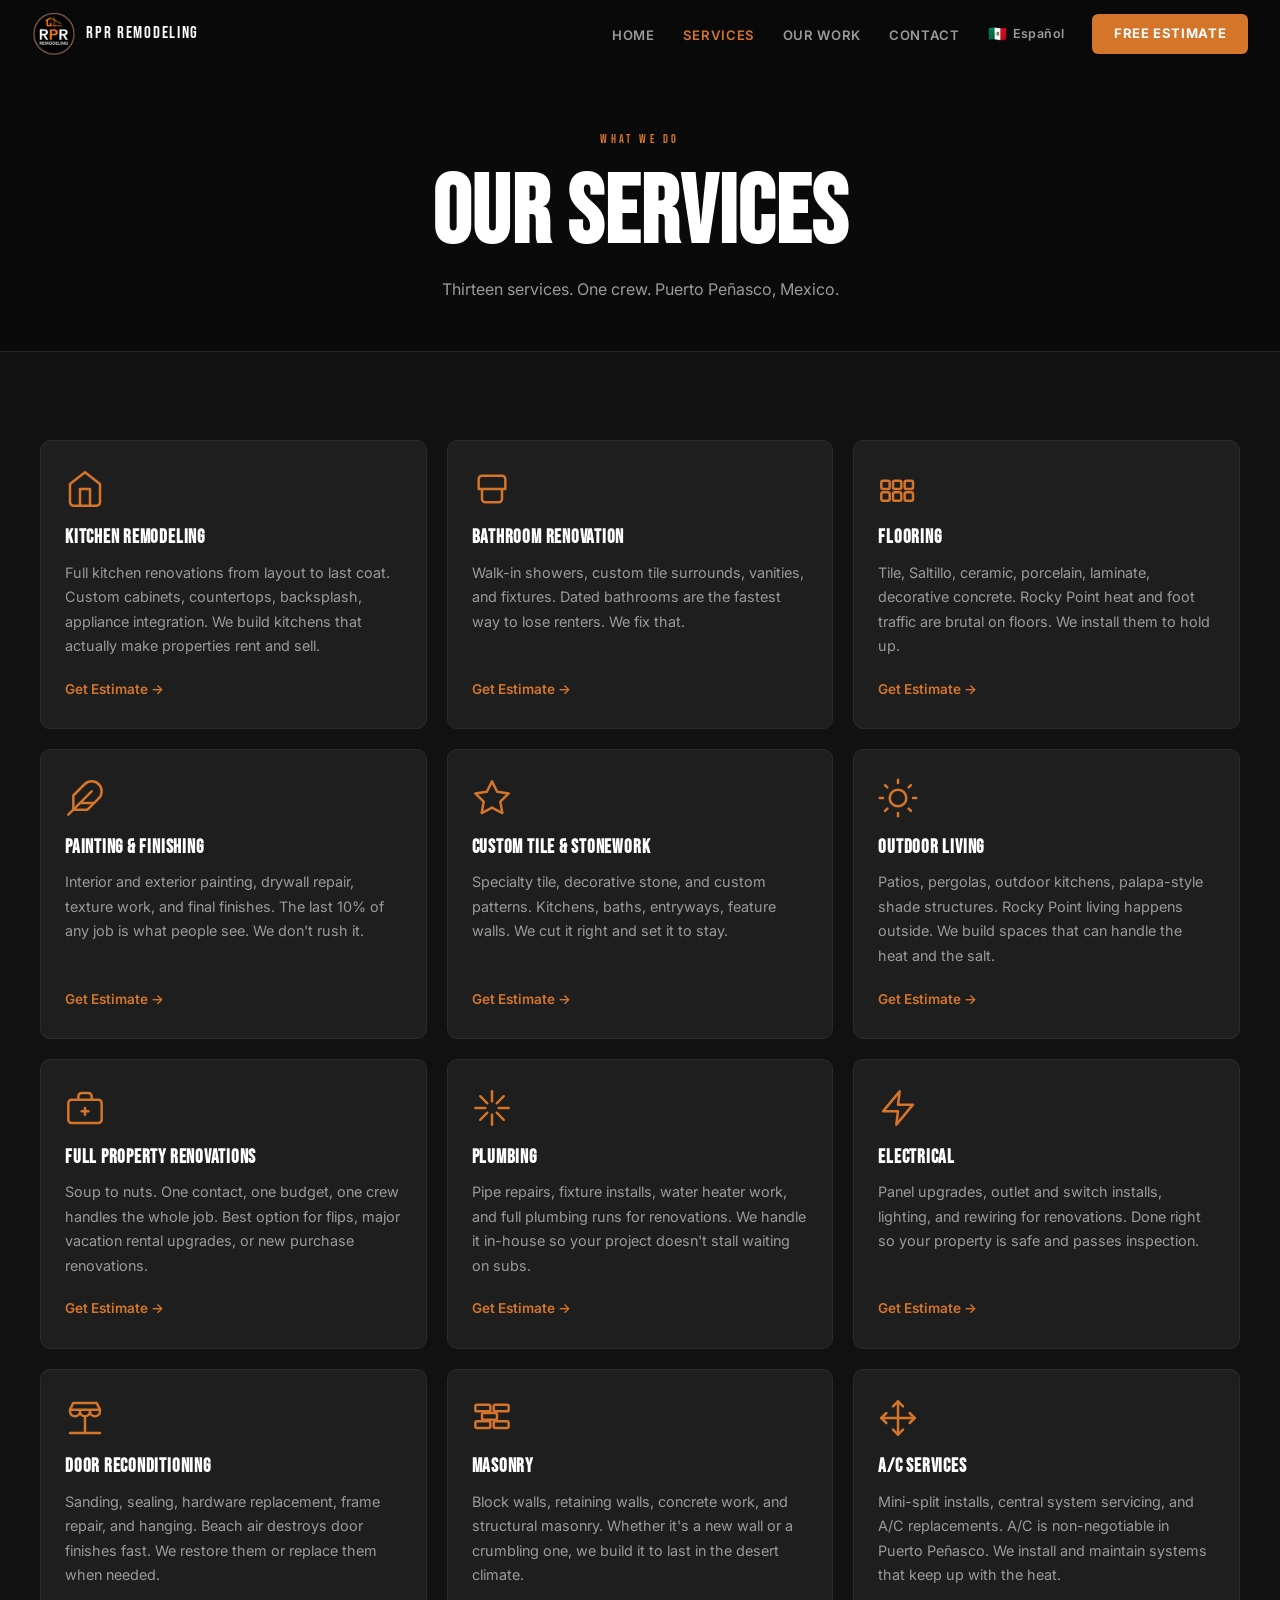
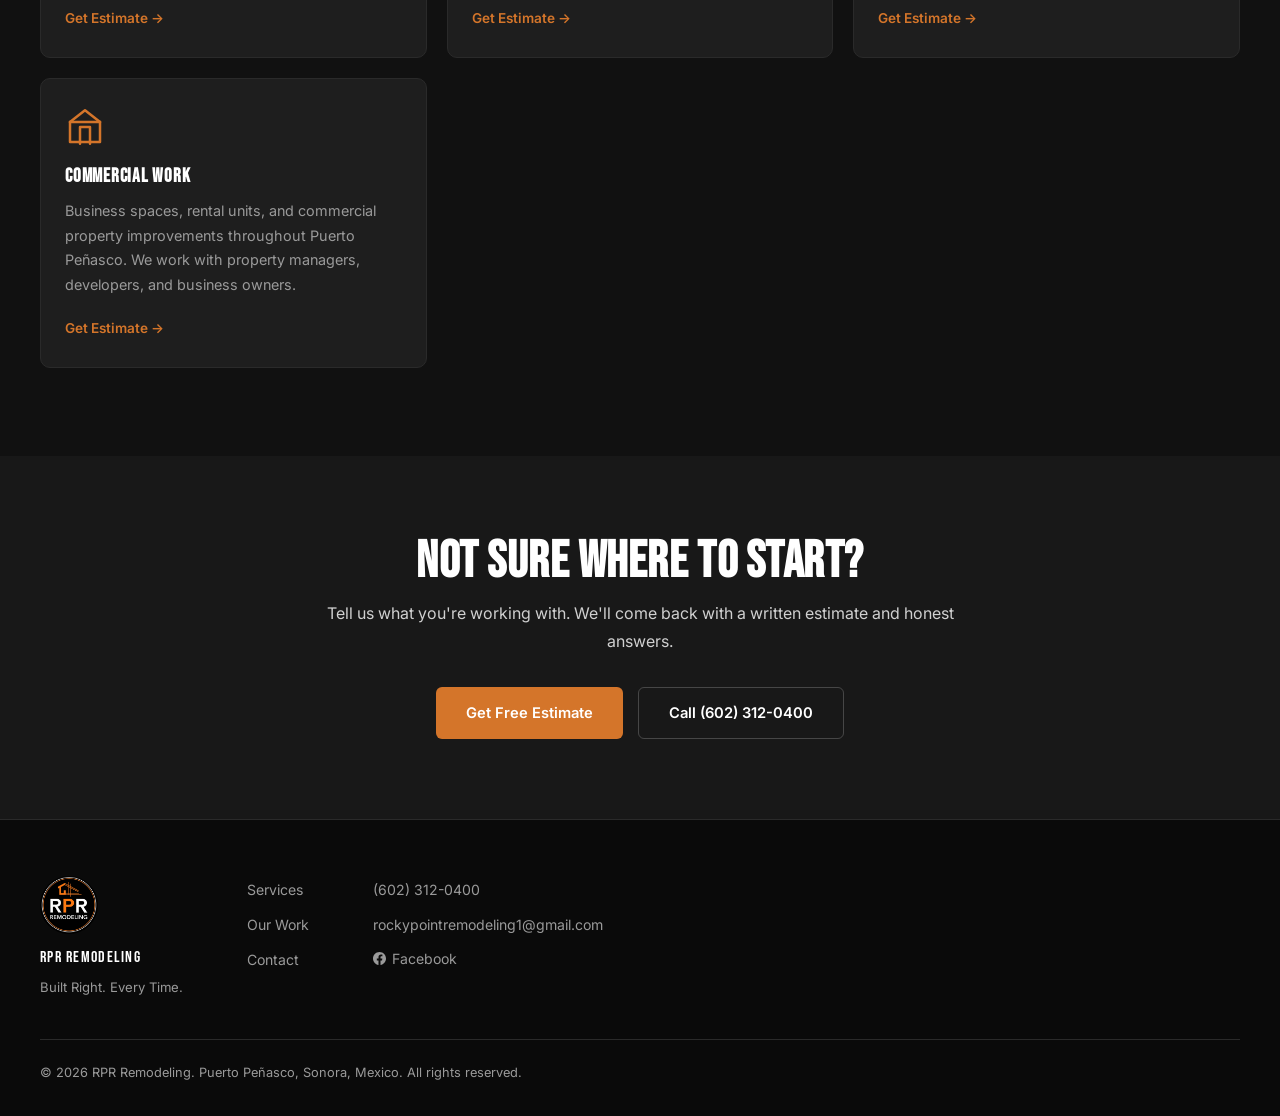
<file: services.html>
<!DOCTYPE html>
<html lang="en">
<head>
  <meta charset="UTF-8" />
  <meta name="viewport" content="width=device-width, initial-scale=1.0" />

  <title>Services | RPR Remodeling | Rocky Point, Mexico</title>
  <meta name="description" content="Kitchen, bathroom, flooring, painting, tile, outdoor living, plumbing, electrical, masonry, A/C, door reconditioning, full renovations, and commercial work in Puerto Penasco, Mexico." />

  <meta property="og:type" content="website" />
  <meta property="og:url" content="https://rockypointremodeling.com/services.html" />
  <meta property="og:title" content="Services | RPR Remodeling" />
  <meta property="og:image" content="https://rockypointremodeling.com/assets/og-card.jpg" />

  <link rel="canonical" href="https://rockypointremodeling.com/services.html" />
  <script type="application/ld+json">
  {"@context":"https://schema.org","@type":"BreadcrumbList","itemListElement":[
    {"@type":"ListItem","position":1,"name":"Home","item":"https://rockypointremodeling.com/"},
    {"@type":"ListItem","position":2,"name":"Services","item":"https://rockypointremodeling.com/services.html"}
  ]}
  </script>
  <meta name="theme-color" content="#0A0A0A" />
  <link rel="icon" type="image/svg+xml" href="assets/favicon.svg" />

  <link rel="preconnect" href="https://fonts.googleapis.com" />
  <link rel="preconnect" href="https://fonts.gstatic.com" crossorigin />
  <link rel="preload" as="style" href="https://fonts.googleapis.com/css2?family=Bebas+Neue&family=Inter:wght@400;600&display=swap" />
  <link rel="stylesheet" href="https://fonts.googleapis.com/css2?family=Bebas+Neue&family=Inter:wght@400;600&display=swap" media="print" onload="this.media='all'" />
  <noscript><link rel="stylesheet" href="https://fonts.googleapis.com/css2?family=Bebas+Neue&family=Inter:wght@400;600&display=swap" /></noscript>

  <link rel="preload" as="image" href="assets/logo.webp" fetchpriority="high" type="image/webp" />
  <link rel="stylesheet" href="css/style.css" />
  <meta name="geo.region" content="MX-SON" />
  <meta name="geo.placename" content="Puerto Penasco, Sonora, Mexico" />
  <meta name="geo.position" content="31.3177;-113.5367" />
  <meta name="ICBM" content="31.3177, -113.5367" />
</head>
<body>

  <!-- NAV -->
  <nav class="site-nav" id="site-nav" role="navigation" aria-label="Main navigation">
    <a href="index.html" class="nav-logo" aria-label="RPR Remodeling home">
      <picture>
        <source type="image/webp" srcset="assets/logo.webp" />
        <img src="assets/logo.png" alt="RPR Remodeling" class="nav-logo-img" width="46" height="46" />
      </picture>
      <span class="nav-wordmark">RPR REMODELING</span>
    </a>
    <div class="nav-right">
      <ul class="nav-links" role="list">
        <li><a href="index.html" data-en="Home" data-es="Inicio">Home</a></li>
        <li><a href="services.html" class="nav-active" data-en="Services" data-es="Servicios">Services</a></li>
        <li><a href="gallery.html" data-en="Our Work" data-es="Nuestro Trabajo">Our Work</a></li>
        <li><a href="contact.html" data-en="Contact" data-es="Contacto">Contact</a></li>
      </ul>
      <button class="lang-toggle" aria-label="Cambiar a español" type="button">
        <span class="lt-flag">&#x1F1F2;&#x1F1FD;</span>
        <span class="lt-label">Español</span>
      </button>
      <a href="contact.html" class="nav-cta" data-en="Free Estimate" data-es="Cotización Gratis">Free Estimate</a>
      <button class="nav-hamburger" aria-label="Open menu" aria-expanded="false" aria-controls="nav-drawer" type="button">
        <span></span><span></span><span></span>
      </button>
    </div>
  </nav>

  <div id="nav-drawer" class="nav-drawer" role="navigation" aria-label="Mobile menu">
    <ul>
      <li><a href="index.html" data-en="Home" data-es="Inicio">Home</a></li>
      <li><a href="services.html" data-en="Services" data-es="Servicios">Services</a></li>
      <li><a href="gallery.html" data-en="Our Work" data-es="Nuestro Trabajo">Our Work</a></li>
      <li><a href="contact.html" data-en="Contact" data-es="Contacto">Contact</a></li>
    </ul>
    <a href="contact.html" class="drawer-cta" data-en="Get Free Estimate" data-es="Cotización Gratis">Get Free Estimate</a>
    <a href="tel:+16023120400" class="drawer-phone">(602) 312-0400</a>
    <button class="lang-toggle drawer-lang" type="button">
      <span class="lt-flag">&#x1F1F2;&#x1F1FD;</span>
      <span class="lt-label">Español</span>
    </button>
  </div>

  <!-- SUBPAGE HERO -->
  <div class="subpage-hero">
    <span class="eyebrow" data-en="WHAT WE DO" data-es="LO QUE HACEMOS">WHAT WE DO</span>
    <h1 data-en="Our Services" data-es="Nuestros Servicios">Our Services</h1>
    <p class="subpage-sub"
       data-en="Thirteen services. One crew. Puerto Pe&ntilde;asco, Mexico."
       data-es="Trece servicios. Un equipo. Puerto Pe&ntilde;asco, M&eacute;xico.">
      Thirteen services. One crew. Puerto Pe&ntilde;asco, Mexico.
    </p>
  </div>

  <!-- SERVICES GRID -->
  <section class="section-wrap section-dark" aria-label="All services">
    <div class="section-inner">
      <div class="services-grid">

        <article class="service-card reveal" id="kitchen">
          <div class="service-icon" aria-hidden="true">
            <svg viewBox="0 0 24 24" fill="none" stroke="currentColor" stroke-width="1.5" stroke-linecap="round" stroke-linejoin="round"><path d="M3 9l9-7 9 7v11a2 2 0 0 1-2 2H5a2 2 0 0 1-2-2z"/><polyline points="9 22 9 12 15 12 15 22"/></svg>
          </div>
          <h3 data-en="Kitchen Remodeling" data-es="Remodelaci&oacute;n de Cocina">Kitchen Remodeling</h3>
          <p data-en="Full kitchen renovations from layout to last coat. Custom cabinets, countertops, backsplash, appliance integration. We build kitchens that actually make properties rent and sell."
             data-es="Remodelaciones completas de cocina desde el dise&ntilde;o hasta el &uacute;ltimo acabado. Gabinetes a medida, encimeras, salpicaderos e integraci&oacute;n de electrodom&eacute;sticos.">
            Full kitchen renovations from layout to last coat. Custom cabinets, countertops, backsplash, appliance integration. We build kitchens that actually make properties rent and sell.
          </p>
          <a href="contact.html" class="card-link" data-en="Get Estimate &rarr;" data-es="Cotizar &rarr;">Get Estimate &rarr;</a>
        </article>

        <article class="service-card reveal" id="bathroom">
          <div class="service-icon" aria-hidden="true">
            <svg viewBox="0 0 24 24" fill="none" stroke="currentColor" stroke-width="1.5" stroke-linecap="round" stroke-linejoin="round"><path d="M4 12h16M4 6a2 2 0 0 1 2-2h12a2 2 0 0 1 2 2v6H4V6z"/><path d="M6 12v6a2 2 0 0 0 2 2h8a2 2 0 0 0 2-2v-6"/></svg>
          </div>
          <h3 data-en="Bathroom Renovation" data-es="Remodelaci&oacute;n de Ba&ntilde;o">Bathroom Renovation</h3>
          <p data-en="Walk-in showers, custom tile surrounds, vanities, and fixtures. Dated bathrooms are the fastest way to lose renters. We fix that."
             data-es="Duchas tipo walk-in, azulejos a medida, muebles y accesorios. Los ba&ntilde;os anticuados son la manera m&aacute;s r&aacute;pida de perder inquilinos. Eso lo arreglamos.">
            Walk-in showers, custom tile surrounds, vanities, and fixtures. Dated bathrooms are the fastest way to lose renters. We fix that.
          </p>
          <a href="contact.html" class="card-link" data-en="Get Estimate &rarr;" data-es="Cotizar &rarr;">Get Estimate &rarr;</a>
        </article>

        <article class="service-card reveal" id="flooring">
          <div class="service-icon" aria-hidden="true">
            <svg viewBox="0 0 24 24" fill="none" stroke="currentColor" stroke-width="1.5" stroke-linecap="round" stroke-linejoin="round"><rect x="2" y="14" width="5" height="5" rx="1"/><rect x="9" y="14" width="5" height="5" rx="1"/><rect x="16" y="14" width="5" height="5" rx="1"/><rect x="2" y="7" width="5" height="5" rx="1"/><rect x="9" y="7" width="5" height="5" rx="1"/><rect x="16" y="7" width="5" height="5" rx="1"/></svg>
          </div>
          <h3 data-en="Flooring" data-es="Pisos">Flooring</h3>
          <p data-en="Tile, Saltillo, ceramic, porcelain, laminate, decorative concrete. Rocky Point heat and foot traffic are brutal on floors. We install them to hold up."
             data-es="Loseta, Saltillo, cer&aacute;mica, porcelanato, laminado, concreto decorativo. El calor de Rocky Point es brutal con los pisos. Los instalamos para que aguanten.">
            Tile, Saltillo, ceramic, porcelain, laminate, decorative concrete. Rocky Point heat and foot traffic are brutal on floors. We install them to hold up.
          </p>
          <a href="contact.html" class="card-link" data-en="Get Estimate &rarr;" data-es="Cotizar &rarr;">Get Estimate &rarr;</a>
        </article>

        <article class="service-card reveal" id="painting">
          <div class="service-icon" aria-hidden="true">
            <svg viewBox="0 0 24 24" fill="none" stroke="currentColor" stroke-width="1.5" stroke-linecap="round" stroke-linejoin="round"><path d="M20.24 12.24a6 6 0 0 0-8.49-8.49L5 10.5V19h8.5z"/><line x1="16" y1="8" x2="2" y2="22"/><line x1="17.5" y1="15" x2="9" y2="15"/></svg>
          </div>
          <h3 data-en="Painting &amp; Finishing" data-es="Pintura y Acabados">Painting &amp; Finishing</h3>
          <p data-en="Interior and exterior painting, drywall repair, texture work, and final finishes. The last 10% of any job is what people see. We don't rush it."
             data-es="Pintura interior y exterior, reparaci&oacute;n de muros, textura y acabados finales. El &uacute;ltimo 10% de cualquier trabajo es lo que la gente ve. No lo apresuramos.">
            Interior and exterior painting, drywall repair, texture work, and final finishes. The last 10% of any job is what people see. We don't rush it.
          </p>
          <a href="contact.html" class="card-link" data-en="Get Estimate &rarr;" data-es="Cotizar &rarr;">Get Estimate &rarr;</a>
        </article>

        <article class="service-card reveal" id="tile">
          <div class="service-icon" aria-hidden="true">
            <svg viewBox="0 0 24 24" fill="none" stroke="currentColor" stroke-width="1.5" stroke-linecap="round" stroke-linejoin="round"><polygon points="12 2 15.09 8.26 22 9.27 17 14.14 18.18 21.02 12 17.77 5.82 21.02 7 14.14 2 9.27 8.91 8.26 12 2"/></svg>
          </div>
          <h3 data-en="Custom Tile &amp; Stonework" data-es="Azulejo y Piedra a Medida">Custom Tile &amp; Stonework</h3>
          <p data-en="Specialty tile, decorative stone, and custom patterns. Kitchens, baths, entryways, feature walls. We cut it right and set it to stay."
             data-es="Azulejo especializado, piedra decorativa y patrones a medida. Cocinas, ba&ntilde;os, entradas, muros decorativos. Lo cortamos bien y lo ponemos para que dure.">
            Specialty tile, decorative stone, and custom patterns. Kitchens, baths, entryways, feature walls. We cut it right and set it to stay.
          </p>
          <a href="contact.html" class="card-link" data-en="Get Estimate &rarr;" data-es="Cotizar &rarr;">Get Estimate &rarr;</a>
        </article>

        <article class="service-card reveal" id="outdoor">
          <div class="service-icon" aria-hidden="true">
            <svg viewBox="0 0 24 24" fill="none" stroke="currentColor" stroke-width="1.5" stroke-linecap="round" stroke-linejoin="round"><circle cx="12" cy="12" r="5"/><line x1="12" y1="1" x2="12" y2="3"/><line x1="12" y1="21" x2="12" y2="23"/><line x1="4.22" y1="4.22" x2="5.64" y2="5.64"/><line x1="18.36" y1="18.36" x2="19.78" y2="19.78"/><line x1="1" y1="12" x2="3" y2="12"/><line x1="21" y1="12" x2="23" y2="12"/><line x1="4.22" y1="19.78" x2="5.64" y2="18.36"/><line x1="18.36" y1="5.64" x2="19.78" y2="4.22"/></svg>
          </div>
          <h3 data-en="Outdoor Living" data-es="Espacios al Aire Libre">Outdoor Living</h3>
          <p data-en="Patios, pergolas, outdoor kitchens, palapa-style shade structures. Rocky Point living happens outside. We build spaces that can handle the heat and the salt."
             data-es="Patios, p&eacute;rgolas, cocinas exteriores, estructuras de palapa. En Rocky Point la vida pasa afuera. Construimos espacios que aguantan el calor y la sal.">
            Patios, pergolas, outdoor kitchens, palapa-style shade structures. Rocky Point living happens outside. We build spaces that can handle the heat and the salt.
          </p>
          <a href="contact.html" class="card-link" data-en="Get Estimate &rarr;" data-es="Cotizar &rarr;">Get Estimate &rarr;</a>
        </article>

        <article class="service-card reveal" id="full">
          <div class="service-icon" aria-hidden="true">
            <svg viewBox="0 0 24 24" fill="none" stroke="currentColor" stroke-width="1.5" stroke-linecap="round" stroke-linejoin="round"><rect x="2" y="7" width="20" height="14" rx="2"/><path d="M16 7V5a2 2 0 0 0-2-2h-4a2 2 0 0 0-2 2v2"/><line x1="12" y1="12" x2="12" y2="16"/><line x1="10" y1="14" x2="14" y2="14"/></svg>
          </div>
          <h3 data-en="Full Property Renovations" data-es="Remodelaciones Completas">Full Property Renovations</h3>
          <p data-en="Soup to nuts. One contact, one budget, one crew handles the whole job. Best option for flips, major vacation rental upgrades, or new purchase renovations."
             data-es="De principio a fin. Un contacto, un presupuesto, un equipo maneja todo el trabajo. La mejor opci&oacute;n para flips, mejoras mayores de rentas vacacionales o renovaciones de nueva adquisici&oacute;n.">
            Soup to nuts. One contact, one budget, one crew handles the whole job. Best option for flips, major vacation rental upgrades, or new purchase renovations.
          </p>
          <a href="contact.html" class="card-link" data-en="Get Estimate &rarr;" data-es="Cotizar &rarr;">Get Estimate &rarr;</a>
        </article>

        <article class="service-card reveal" id="plumbing">
          <div class="service-icon" aria-hidden="true">
            <svg viewBox="0 0 24 24" fill="none" stroke="currentColor" stroke-width="1.5" stroke-linecap="round" stroke-linejoin="round"><path d="M12 2v6"/><path d="M12 22v-6"/><path d="M4.93 4.93l4.24 4.24"/><path d="M14.83 14.83l4.24 4.24"/><path d="M2 12h6"/><path d="M22 12h-6"/><path d="M4.93 19.07l4.24-4.24"/><path d="M14.83 9.17l4.24-4.24"/></svg>
          </div>
          <h3 data-en="Plumbing" data-es="Plomer&iacute;a">Plumbing</h3>
          <p data-en="Pipe repairs, fixture installs, water heater work, and full plumbing runs for renovations. We handle it in-house so your project doesn't stall waiting on subs."
             data-es="Reparaciones de tuber&iacute;as, instalaci&oacute;n de accesorios, calentadores y plomer&iacute;a completa para remodelaciones. Lo manejamos internamente para que tu proyecto no se detenga.">
            Pipe repairs, fixture installs, water heater work, and full plumbing runs for renovations. We handle it in-house so your project doesn't stall waiting on subs.
          </p>
          <a href="contact.html" class="card-link" data-en="Get Estimate &rarr;" data-es="Cotizar &rarr;">Get Estimate &rarr;</a>
        </article>

        <article class="service-card reveal" id="electrical">
          <div class="service-icon" aria-hidden="true">
            <svg viewBox="0 0 24 24" fill="none" stroke="currentColor" stroke-width="1.5" stroke-linecap="round" stroke-linejoin="round"><polygon points="13 2 3 14 12 14 11 22 21 10 12 10 13 2"/></svg>
          </div>
          <h3 data-en="Electrical" data-es="El&eacute;ctrico">Electrical</h3>
          <p data-en="Panel upgrades, outlet and switch installs, lighting, and rewiring for renovations. Done right so your property is safe and passes inspection."
             data-es="Actualizaciones de panel, instalaci&oacute;n de contactos e interruptores, iluminaci&oacute;n y recableado para remodelaciones. Hecho bien para que tu propiedad sea segura y pase la inspecci&oacute;n.">
            Panel upgrades, outlet and switch installs, lighting, and rewiring for renovations. Done right so your property is safe and passes inspection.
          </p>
          <a href="contact.html" class="card-link" data-en="Get Estimate &rarr;" data-es="Cotizar &rarr;">Get Estimate &rarr;</a>
        </article>

        <article class="service-card reveal" id="doors">
          <div class="service-icon" aria-hidden="true">
            <svg viewBox="0 0 24 24" fill="none" stroke="currentColor" stroke-width="1.5" stroke-linecap="round" stroke-linejoin="round"><path d="M3 21h18"/><path d="M3 7v1a3 3 0 0 0 6 0V7m0 1a3 3 0 0 0 6 0V7m0 1a3 3 0 0 0 6 0V7H3l2-4h14l2 4"/><line x1="12" y1="21" x2="12" y2="12"/></svg>
          </div>
          <h3 data-en="Door Reconditioning" data-es="Reacondicionamiento de Puertas">Door Reconditioning</h3>
          <p data-en="Sanding, sealing, hardware replacement, frame repair, and hanging. Beach air destroys door finishes fast. We restore them or replace them when needed."
             data-es="Lijado, sellado, cambio de herrajes, reparaci&oacute;n de marcos e instalaci&oacute;n. El aire de playa destruye los acabados r&aacute;pido. Los restauramos o reemplazamos cuando es necesario.">
            Sanding, sealing, hardware replacement, frame repair, and hanging. Beach air destroys door finishes fast. We restore them or replace them when needed.
          </p>
          <a href="contact.html" class="card-link" data-en="Get Estimate &rarr;" data-es="Cotizar &rarr;">Get Estimate &rarr;</a>
        </article>

        <article class="service-card reveal" id="masonry">
          <div class="service-icon" aria-hidden="true">
            <svg viewBox="0 0 24 24" fill="none" stroke="currentColor" stroke-width="1.5" stroke-linecap="round" stroke-linejoin="round"><rect x="2" y="14" width="9" height="4" rx="1"/><rect x="13" y="14" width="9" height="4" rx="1"/><rect x="6" y="9" width="9" height="4" rx="1"/><rect x="2" y="4" width="9" height="4" rx="1"/><rect x="13" y="4" width="9" height="4" rx="1"/></svg>
          </div>
          <h3 data-en="Masonry" data-es="Mamposter&iacute;a">Masonry</h3>
          <p data-en="Block walls, retaining walls, concrete work, and structural masonry. Whether it's a new wall or a crumbling one, we build it to last in the desert climate."
             data-es="Muros de block, muros de contenci&oacute;n, trabajos de concreto y mamposter&iacute;a estructural. Ya sea un muro nuevo o uno deteriorado, lo construimos para durar en el clima del desierto.">
            Block walls, retaining walls, concrete work, and structural masonry. Whether it's a new wall or a crumbling one, we build it to last in the desert climate.
          </p>
          <a href="contact.html" class="card-link" data-en="Get Estimate &rarr;" data-es="Cotizar &rarr;">Get Estimate &rarr;</a>
        </article>

        <article class="service-card reveal" id="ac">
          <div class="service-icon" aria-hidden="true">
            <svg viewBox="0 0 24 24" fill="none" stroke="currentColor" stroke-width="1.5" stroke-linecap="round" stroke-linejoin="round"><path d="M12 2v20"/><path d="M2 12h20"/><path d="M12 2l3 3M12 2l-3 3"/><path d="M22 12l-3 3M22 12l-3-3"/><path d="M12 22l3-3M12 22l-3-3"/><path d="M2 12l3 3M2 12l3-3"/></svg>
          </div>
          <h3 data-en="A/C Services" data-es="Aire Acondicionado">A/C Services</h3>
          <p data-en="Mini-split installs, central system servicing, and A/C replacements. A/C is non-negotiable in Puerto Pe&ntilde;asco. We install and maintain systems that keep up with the heat."
             data-es="Instalaci&oacute;n de mini-splits, servicio de sistemas centrales y reemplazos de aire acondicionado. El A/C no es opcional en Puerto Pe&ntilde;asco. Instalamos y mantenemos sistemas que aguantan el calor.">
            Mini-split installs, central system servicing, and A/C replacements. A/C is non-negotiable in Puerto Pe&ntilde;asco. We install and maintain systems that keep up with the heat.
          </p>
          <a href="contact.html" class="card-link" data-en="Get Estimate &rarr;" data-es="Cotizar &rarr;">Get Estimate &rarr;</a>
        </article>

        <article class="service-card reveal" id="commercial">
          <div class="service-icon" aria-hidden="true">
            <svg viewBox="0 0 24 24" fill="none" stroke="currentColor" stroke-width="1.5" stroke-linecap="round" stroke-linejoin="round"><path d="M3 9l9-7 9 7"/><path d="M3 9v12h18V9"/><path d="M9 22V12h6v10"/><path d="M3 9h18"/></svg>
          </div>
          <h3 data-en="Commercial Work" data-es="Trabajo Comercial">Commercial Work</h3>
          <p data-en="Business spaces, rental units, and commercial property improvements throughout Puerto Pe&ntilde;asco. We work with property managers, developers, and business owners."
             data-es="Espacios de negocio, unidades de renta y mejoras de propiedades comerciales en Puerto Pe&ntilde;asco. Trabajamos con administradores, desarrolladores y due&ntilde;os de negocios.">
            Business spaces, rental units, and commercial property improvements throughout Puerto Pe&ntilde;asco. We work with property managers, developers, and business owners.
          </p>
          <a href="contact.html" class="card-link" data-en="Get Estimate &rarr;" data-es="Cotizar &rarr;">Get Estimate &rarr;</a>
        </article>

      </div>
    </div>
  </section>

  <!-- CTA -->
  <section class="page-cta section-alt" aria-label="Get a free estimate">
    <div class="section-inner">
      <div class="page-cta-inner reveal">
        <h2 data-en="Not sure where to start?" data-es="&iquest;No sabes por d&oacute;nde empezar?">Not sure where to start?</h2>
        <p data-en="Tell us what you're working with. We'll come back with a written estimate and honest answers."
           data-es="Cu&eacute;ntanos con qu&eacute; est&aacute;s trabajando. Te respondemos con una cotizaci&oacute;n escrita y respuestas honestas.">
          Tell us what you're working with. We'll come back with a written estimate and honest answers.
        </p>
        <div class="page-cta-btns">
          <a href="contact.html" class="btn-primary" data-en="Get Free Estimate" data-es="Obtener Cotizaci&oacute;n Gratis">Get Free Estimate</a>
          <a href="tel:+16023120400" class="btn-ghost" data-en="Call (602) 312-0400" data-es="Llamar al (602) 312-0400">Call (602) 312-0400</a>
        </div>
      </div>
    </div>
  </section>

  <!-- FOOTER -->
  <footer class="site-footer" role="contentinfo">
    <div class="footer-inner">
      <div class="footer-brand">
        <picture>
          <source type="image/webp" srcset="assets/logo.webp" />
          <img src="assets/logo.png" alt="RPR Remodeling" class="footer-logo" width="56" height="56" loading="lazy" />
        </picture>
        <p class="footer-name">RPR REMODELING</p>
        <p class="footer-tagline" data-en="Built Right. Every Time." data-es="Bien Hecho. Siempre.">Built Right. Every Time.</p>
      </div>
      <div class="footer-links">
        <ul role="list">
          <li><a href="services.html" data-en="Services" data-es="Servicios">Services</a></li>
          <li><a href="gallery.html" data-en="Our Work" data-es="Nuestro Trabajo">Our Work</a></li>
          <li><a href="contact.html" data-en="Contact" data-es="Contacto">Contact</a></li>
        </ul>
        <ul role="list">
          <li><a href="tel:+16023120400">(602) 312-0400</a></li>
          <li><a href="mailto:rockypointremodeling1@gmail.com">rockypointremodeling1@gmail.com</a></li>
          <li><a href="https://www.facebook.com/profile.php?id=61572232620299" target="_blank" rel="noopener" class="footer-fb"><svg class="social-icon" viewBox="0 0 24 24" fill="currentColor" aria-hidden="true"><path d="M24 12.073c0-6.627-5.373-12-12-12s-12 5.373-12 12c0 5.99 4.388 10.954 10.125 11.854v-8.385H7.078v-3.47h3.047V9.43c0-3.007 1.792-4.669 4.533-4.669 1.312 0 2.686.235 2.686.235v2.953H15.83c-1.491 0-1.956.925-1.956 1.874v2.25h3.328l-.532 3.47h-2.796v8.385C19.612 23.027 24 18.062 24 12.073z"/></svg>Facebook</a></li>
        </ul>
      </div>
    </div>
    <div class="footer-bottom">
      <p>&copy; <span class="copyright-year"></span>
        <span data-en="RPR Remodeling. Puerto Pe&ntilde;asco, Sonora, Mexico. All rights reserved."
              data-es="RPR Remodeling. Puerto Pe&ntilde;asco, Sonora, M&eacute;xico. Todos los derechos reservados.">
          RPR Remodeling. Puerto Pe&ntilde;asco, Sonora, Mexico. All rights reserved.
        </span>
      </p>
    </div>
  </footer>

  <script src="js/i18n.js" defer></script>
  <script src="js/main.js" defer></script>
</body>
</html>
</file>
<file: css/style.css>
/* =============================================================
   RPR REMODELING - style.css
   Theme: Black / White / Warm Orange (#D4752A)
   ============================================================= */

/* ===== VARIABLES ===== */
:root {
  --orange:       #D4752A;
  --orange-hover: #E8883C;
  --orange-dim:   rgba(212, 117, 42, 0.12);
  --black:        #0A0A0A;
  --dark:         #111111;
  --dark-alt:     #181818;
  --dark-card:    #1E1E1E;
  --dark-border:  #2A2A2A;
  --white:        #FFFFFF;
  --gray:         #9A9A9A;
  --gray-light:   #D0D0D0;
  --font-display: 'Bebas Neue', sans-serif;
  --font-body:    'Inter', sans-serif;
  --max-w:        1200px;
  --nav-h:        68px;
  --radius:       6px;
  --t:            0.22s ease;
}

/* ===== RESET & BASE ===== */
*, *::before, *::after { box-sizing: border-box; margin: 0; padding: 0; }

html {
  font-size: 16px;
  scroll-behavior: smooth;
  -webkit-text-size-adjust: 100%;
  scrollbar-color: var(--dark-border) var(--dark);
}

body {
  font-family: var(--font-body);
  background: var(--dark);
  color: var(--white);
  line-height: 1.65;
  overflow-x: hidden;
}

img, svg { display: block; max-width: 100%; }
a { color: inherit; text-decoration: none; }
ul { list-style: none; }
button { cursor: pointer; background: none; border: none; font-family: var(--font-body); }
input, textarea, select { font-family: var(--font-body); }
::selection { background: var(--orange); color: var(--white); }

/* ===== TYPOGRAPHY ===== */
h1, h2 { font-family: var(--font-display); line-height: 1.0; letter-spacing: 0.01em; }
h1 { font-size: clamp(3.2rem, 8vw, 6rem); }
h2 { font-size: clamp(2rem, 5vw, 3.2rem); }
h3 { font-size: 1.1rem; font-weight: 600; line-height: 1.3; }
p { color: var(--gray-light); line-height: 1.75; }

/* ===== UTILITIES ===== */
.eyebrow {
  display: inline-block;
  font-family: var(--font-display);
  font-size: 0.78rem;
  letter-spacing: 0.28em;
  color: var(--orange);
  margin-bottom: 0.6rem;
}

.h-accent { color: var(--orange); }

.section-wrap { padding: 5.5rem 1.5rem; }
.section-inner { max-width: var(--max-w); margin: 0 auto; }
.section-dark { background: var(--dark); }
.section-alt  { background: var(--dark-alt); }

.btn-primary {
  display: inline-flex;
  align-items: center;
  justify-content: center;
  padding: 0.8rem 1.9rem;
  background: var(--orange);
  color: var(--white);
  border-radius: var(--radius);
  font-weight: 600;
  font-size: 0.92rem;
  transition: background var(--t), transform var(--t);
  white-space: nowrap;
}
.btn-primary:hover { background: var(--orange-hover); transform: translateY(-2px); }

.btn-ghost {
  display: inline-flex;
  align-items: center;
  justify-content: center;
  padding: 0.8rem 1.9rem;
  border: 1.5px solid rgba(255,255,255,0.2);
  color: var(--white);
  border-radius: var(--radius);
  font-weight: 600;
  font-size: 0.92rem;
  transition: border-color var(--t), background var(--t), transform var(--t);
  white-space: nowrap;
}
.btn-ghost:hover { border-color: var(--orange); background: var(--orange-dim); transform: translateY(-2px); }
.btn-full { width: 100%; }

/* ===== REVEAL ===== */
.reveal {
  opacity: 0;
  transform: translateY(24px);
  transition: opacity 0.55s ease, transform 0.55s ease;
}
.reveal.visible { opacity: 1; transform: none; }

/* ===== NAV ===== */
.site-nav {
  position: fixed;
  top: 0; left: 0;
  width: 100%;
  z-index: 1000;
  height: var(--nav-h);
  display: flex;
  align-items: center;
  justify-content: space-between;
  padding: 0 2rem;
  background: rgba(10,10,10,0.97);
  transition: box-shadow var(--t);
}
.site-nav.scrolled {
  box-shadow: 0 1px 0 var(--dark-border);
  backdrop-filter: blur(16px);
}

.nav-logo { display: flex; align-items: center; gap: 0.65rem; flex-shrink: 0; }
.nav-logo-img {
  height: 44px;
  width: 44px;
  object-fit: cover;
  border-radius: 50%;
}
.nav-wordmark {
  font-family: var(--font-display);
  font-size: 1.05rem;
  letter-spacing: 0.1em;
  color: var(--white);
  white-space: nowrap;
}

.nav-right { display: flex; align-items: center; gap: 1.75rem; }
.nav-links { display: flex; gap: 1.75rem; }
.nav-links a {
  font-size: 0.82rem;
  font-weight: 600;
  color: var(--gray);
  letter-spacing: 0.05em;
  text-transform: uppercase;
  transition: color var(--t);
}
.nav-links a:hover { color: var(--white); }
.nav-links a.nav-active { color: var(--orange); }

/* ===== LANG TOGGLE ===== */
.lang-toggle {
  display: flex;
  align-items: center;
  gap: 0.35rem;
  padding: 0;
  background: none;
  border: none;
  color: var(--gray);
  font-size: 0.78rem;
  font-weight: 600;
  letter-spacing: 0.03em;
  transition: color var(--t);
  white-space: nowrap;
}
.lang-toggle:hover { color: var(--white); }
.lt-flag { font-size: 0.95rem; line-height: 1; }

.nav-cta {
  padding: 0.58rem 1.35rem;
  background: var(--orange);
  color: var(--white);
  border-radius: var(--radius);
  font-weight: 700;
  font-size: 0.82rem;
  letter-spacing: 0.05em;
  text-transform: uppercase;
  transition: background var(--t);
  white-space: nowrap;
}
.nav-cta:hover { background: var(--orange-hover); }

/* ===== HAMBURGER ===== */
.nav-hamburger {
  display: none;
  flex-direction: column;
  gap: 5px;
  padding: 4px;
  background: none;
  border: none;
  cursor: pointer;
}
.nav-hamburger span {
  display: block;
  width: 24px;
  height: 2px;
  background: var(--white);
  border-radius: 1px;
  transition: transform 0.22s ease, opacity 0.22s ease;
}
.nav-hamburger.open span:nth-child(1) { transform: translateY(7px) rotate(45deg); }
.nav-hamburger.open span:nth-child(2) { opacity: 0; }
.nav-hamburger.open span:nth-child(3) { transform: translateY(-7px) rotate(-45deg); }

/* ===== MOBILE DRAWER ===== */
.nav-drawer {
  position: fixed;
  top: var(--nav-h);
  left: 0;
  width: 100%;
  background: var(--black);
  z-index: 999;
  padding: 1.75rem 2rem 2rem;
  transform: translateY(-110%);
  transition: transform 0.28s cubic-bezier(0.4, 0, 0.2, 1);
  border-top: 1px solid var(--dark-border);
  border-bottom: 1px solid var(--dark-border);
}
.nav-drawer.open { transform: translateY(0); }
.nav-drawer ul { display: flex; flex-direction: column; margin-bottom: 1.5rem; }
.nav-drawer ul a {
  display: block;
  font-size: 1rem;
  font-weight: 600;
  color: var(--gray-light);
  padding: 0.85rem 0;
  border-bottom: 1px solid var(--dark-border);
  letter-spacing: 0.03em;
  transition: color var(--t);
}
.nav-drawer ul a:hover { color: var(--orange); }
.drawer-cta {
  display: block;
  text-align: center;
  padding: 0.9rem;
  background: var(--orange);
  color: var(--white);
  border-radius: var(--radius);
  font-weight: 700;
  font-size: 0.88rem;
  letter-spacing: 0.05em;
  text-transform: uppercase;
  margin-bottom: 0.6rem;
  transition: background var(--t);
}
.drawer-cta:hover { background: var(--orange-hover); }
.drawer-phone {
  display: block;
  text-align: center;
  padding: 0.85rem;
  border: 1px solid var(--dark-border);
  color: var(--gray-light);
  border-radius: var(--radius);
  font-weight: 600;
  font-size: 0.9rem;
  margin-bottom: 1rem;
  transition: border-color var(--t), color var(--t);
}
.drawer-phone:hover { border-color: var(--orange); color: var(--white); }
.drawer-lang { width: 100%; justify-content: center; padding: 0.5rem; }

/* ===== HERO ===== */
.hero {
  min-height: 100svh;
  position: relative;
  display: flex;
  align-items: center;
  background: var(--black);
  overflow: hidden;
}
.hero-bg {
  position: absolute;
  inset: 0;
  z-index: 0;
}
.hero-bg-img {
  width: 100%;
  height: 100%;
  object-fit: cover;
  object-position: center 60%;
  animation: heroZoom 18s ease-out forwards;
}
@keyframes heroZoom {
  from { transform: scale(1.08); }
  to   { transform: scale(1); }
}
@media (prefers-reduced-motion: reduce) {
  .hero-bg-img { animation: none; }
}
.hero-overlay {
  position: absolute;
  inset: 0;
  z-index: 1;
  background:
    linear-gradient(90deg, rgba(10,10,10,0.92) 0%, rgba(10,10,10,0.78) 38%, rgba(10,10,10,0.35) 70%, rgba(10,10,10,0.55) 100%),
    linear-gradient(0deg, rgba(10,10,10,0.85) 0%, transparent 35%);
  pointer-events: none;
}
.hero-inner {
  position: relative;
  z-index: 2;
  max-width: var(--max-w);
  margin: 0 auto;
  padding: calc(var(--nav-h) + 4.5rem) 2rem 4rem;
  width: 100%;
  display: flex;
  align-items: center;
  gap: 4rem;
}
.hero-content { flex: 1; min-width: 0; }
.hero h1 { margin: 0.5rem 0 1.2rem; text-shadow: 0 2px 30px rgba(0,0,0,0.5); }
.hero-sub {
  max-width: 500px;
  font-size: 1.08rem;
  margin-bottom: 2.2rem;
  color: var(--white);
  text-shadow: 0 1px 12px rgba(0,0,0,0.6);
}
.hero-ctas { display: flex; gap: 0.9rem; flex-wrap: wrap; }

/* ===== NEED HELP? BADGE ===== */
.need-help-badge {
  flex-shrink: 0;
  position: relative;
  width: 210px;
  height: 210px;
  border-radius: 50%;
  background: var(--orange);
  display: flex;
  align-items: center;
  justify-content: center;
  transform: rotate(-7deg);
  box-shadow: 0 14px 40px rgba(0,0,0,0.45), inset 0 0 0 3px rgba(255,255,255,0.25);
  transition: transform var(--t);
}
.need-help-badge:hover { transform: rotate(-7deg) scale(1.05); }
.nhb-ring {
  position: absolute;
  inset: 0;
  border-radius: 50%;
  border: 2px solid var(--orange);
  animation: nhbPulse 2.6s ease-out infinite;
}
.nhb-ring-2 { animation-delay: 1.3s; }
@keyframes nhbPulse {
  0%   { transform: scale(1); opacity: 0.7; }
  100% { transform: scale(1.6); opacity: 0; }
}
@media (prefers-reduced-motion: reduce) {
  .nhb-ring { animation: none; display: none; }
}
.nhb-inner {
  position: relative;
  z-index: 1;
  display: flex;
  flex-direction: column;
  align-items: center;
  text-align: center;
  line-height: 1;
}
.nhb-big {
  font-family: var(--font-display);
  font-size: 2.35rem;
  color: var(--white);
  letter-spacing: 0.01em;
}
.nhb-rule {
  width: 54px;
  height: 2px;
  background: rgba(255,255,255,0.55);
  margin: 0.5rem 0;
}
.nhb-small {
  font-family: var(--font-body);
  font-weight: 600;
  font-size: 0.9rem;
  letter-spacing: 0.12em;
  text-transform: uppercase;
  color: var(--white);
}
.nhb-arrow {
  font-size: 1.4rem;
  color: var(--white);
  margin-top: 0.2rem;
}

/* ===== BEFORE / AFTER SLIDER ===== */
.ba-header { text-align: center; max-width: 640px; margin: 0 auto 2.75rem; }
.ba-header h2 { margin: 0.4rem 0 0.8rem; }
.ba-sub { font-size: 1.05rem; }

.ba-slider {
  position: relative;
  max-width: 980px;
  margin: 0 auto;
  aspect-ratio: 980 / 735;
  border-radius: var(--radius);
  overflow: hidden;
  user-select: none;
  touch-action: pan-y;
  box-shadow: 0 24px 60px rgba(0,0,0,0.5);
  cursor: ew-resize;
}
.ba-img {
  position: absolute;
  inset: 0;
  width: 100%;
  height: 100%;
  object-fit: cover;
  pointer-events: none;
}
.ba-before-pane {
  position: absolute;
  top: 0;
  left: 0;
  height: 100%;
  width: 50%;
  overflow: hidden;
  border-right: 3px solid var(--white);
}
.ba-before-pane .ba-img-before {
  inset: 0 auto auto 0;
  height: 100%;
  width: auto;
  max-width: none;
}
.ba-tag {
  position: absolute;
  top: 1rem;
  z-index: 3;
  font-family: var(--font-display);
  font-size: 0.95rem;
  letter-spacing: 0.18em;
  padding: 0.35rem 0.9rem;
  background: rgba(10,10,10,0.72);
  color: var(--white);
  border-radius: 4px;
  pointer-events: none;
}
.ba-tag-before { left: 1rem; }
.ba-tag-after { right: 1rem; color: var(--orange); }
.ba-handle {
  position: absolute;
  top: 0;
  left: 50%;
  width: 44px;
  height: 100%;
  transform: translateX(-50%);
  z-index: 4;
  display: flex;
  align-items: center;
  justify-content: center;
  cursor: ew-resize;
}
.ba-handle:focus-visible { outline: none; }
.ba-handle:focus-visible .ba-grip { box-shadow: 0 0 0 3px var(--white), 0 0 0 6px var(--orange); }
.ba-line {
  position: absolute;
  top: 0; bottom: 0;
  left: 50%;
  width: 3px;
  transform: translateX(-50%);
  background: var(--white);
}
.ba-grip {
  position: relative;
  width: 46px;
  height: 46px;
  border-radius: 50%;
  background: var(--orange);
  display: flex;
  align-items: center;
  justify-content: center;
  gap: 1px;
  color: var(--white);
  box-shadow: 0 4px 14px rgba(0,0,0,0.5);
}
.ba-grip svg { width: 15px; height: 15px; }

/* ===== STATS STRIP ===== */
.stats-strip {
  background: var(--dark-card);
  border-top: 1px solid var(--dark-border);
  border-bottom: 1px solid var(--dark-border);
  display: flex;
  justify-content: center;
  flex-wrap: wrap;
}
.stat {
  display: flex;
  align-items: center;
  gap: 0.6rem;
  padding: 1.2rem 2.25rem;
  transition: background var(--t);
  position: relative;
}
.stat + .stat::before {
  content: '';
  position: absolute;
  left: 0;
  top: 25%;
  height: 50%;
  width: 1px;
  background: var(--dark-border);
}
.stat:hover { background: var(--orange-dim); }
.stat-icon { width: 18px; height: 18px; color: var(--orange); flex-shrink: 0; }
.stat-label { font-size: 0.83rem; font-weight: 600; color: var(--gray-light); white-space: nowrap; }

/* ===== SERVICES TEASER (home) ===== */
.svc-teaser-header {
  display: flex;
  align-items: flex-end;
  justify-content: space-between;
  gap: 2rem;
  margin-bottom: 2rem;
}

.services-list {
  display: grid;
  grid-template-columns: 1fr 1fr;
  column-gap: 4rem;
}
.services-list li {
  border-bottom: 1px solid rgba(255,255,255,0.06);
}
.services-list li a {
  display: flex;
  align-items: center;
  gap: 0.8rem;
  padding: 1rem 0;
  font-size: 0.97rem;
  font-weight: 600;
  color: var(--gray);
  transition: color var(--t), gap var(--t);
}
.services-list li a::before {
  content: '';
  width: 5px;
  height: 5px;
  border-radius: 50%;
  background: var(--orange);
  flex-shrink: 0;
  transition: transform var(--t);
}
.services-list li a:hover { color: var(--white); gap: 1.1rem; }
.services-list li a:hover::before { transform: scale(1.5); }

/* ===== STATEMENT SECTION ===== */
.statement-section { background: var(--dark-alt); overflow: hidden; }
.statement-split {
  display: grid;
  grid-template-columns: 1fr 1fr;
  min-height: 460px;
  max-width: var(--max-w);
  margin: 0 auto;
}
.statement-content {
  padding: 4.5rem 3rem 4.5rem 2rem;
  display: flex;
  align-items: center;
}
.statement-wrap {
  display: flex;
  gap: 2rem;
  align-items: flex-start;
}
.statement-photo {
  position: relative;
  overflow: hidden;
}
.statement-photo img {
  width: 100%;
  height: 100%;
  object-fit: cover;
  object-position: center 62%;
  display: block;
}
.statement-bar {
  width: 4px;
  min-height: 100%;
  background: var(--orange);
  border-radius: 4px;
  flex-shrink: 0;
  align-self: stretch;
}
.statement-quote {
  font-family: var(--font-display);
  font-size: clamp(1.6rem, 3.5vw, 2.4rem);
  line-height: 1.2;
  color: var(--white);
  quotes: none;
  margin-bottom: 1rem;
}
.statement-from {
  font-size: 0.82rem;
  font-weight: 600;
  letter-spacing: 0.06em;
  color: var(--gray);
  text-transform: uppercase;
}

/* ===== HOME CTA STRIP ===== */
.home-cta-strip { padding: 5rem 1.5rem; border-top: 1px solid var(--dark-border); }
.hcs-inner {
  display: flex;
  align-items: center;
  justify-content: space-between;
  gap: 3rem;
  max-width: var(--max-w);
  margin: 0 auto;
}
.hcs-text h2 { margin-bottom: 0.5rem; }
.hcs-text p { max-width: 440px; }
.hcs-actions { display: flex; gap: 0.9rem; flex-wrap: wrap; flex-shrink: 0; }
.hcs-actions .btn-primary,
.hcs-actions .btn-ghost { padding: 1.05rem 2.5rem; font-size: 1.12rem; }

/* ===== SUBPAGE HERO ===== */
.subpage-hero {
  background: var(--black);
  padding: calc(var(--nav-h) + 3.5rem) 2rem 3rem;
  text-align: center;
  border-bottom: 1px solid var(--dark-border);
}
.subpage-hero h1 { color: var(--white); margin: 0.4rem 0 0; }
.subpage-sub {
  margin-top: 0.75rem;
  font-size: 1rem;
  color: var(--gray);
}

/* ===== SERVICES GRID (services page) ===== */
.services-grid {
  display: grid;
  grid-template-columns: repeat(3, 1fr);
  gap: 1.25rem;
}
.service-card {
  background: var(--dark-card);
  border: 1px solid var(--dark-border);
  border-radius: 10px;
  padding: 1.75rem 1.5rem;
  display: flex;
  flex-direction: column;
  transition: border-color var(--t), transform var(--t), box-shadow var(--t);
}
.service-card:hover {
  border-color: var(--orange);
  transform: translateY(-4px);
  box-shadow: 0 10px 36px rgba(212,117,42,0.1);
}
.service-icon { width: 40px; height: 40px; color: var(--orange); margin-bottom: 1.1rem; }
.service-icon svg { width: 100%; height: 100%; }
.service-card h3 {
  font-family: var(--font-display);
  font-size: 1.2rem;
  letter-spacing: 0.04em;
  color: var(--white);
  margin-bottom: 0.6rem;
}
.service-card p { font-size: 0.9rem; color: var(--gray); line-height: 1.7; flex: 1; }
.card-link {
  display: inline-block;
  margin-top: 1.2rem;
  font-size: 0.85rem;
  font-weight: 600;
  color: var(--orange);
  transition: color var(--t);
}
.card-link:hover { color: var(--orange-hover); }

/* ===== PAGE CTA ===== */
.page-cta { padding: 5rem 1.5rem; }
.page-cta-inner {
  max-width: 640px;
  margin: 0 auto;
  text-align: center;
}
.page-cta-inner h2 { margin-bottom: 0.75rem; }
.page-cta-inner p { margin-bottom: 2rem; }
.page-cta-btns { display: flex; gap: 0.9rem; justify-content: center; flex-wrap: wrap; }

/* ===== GALLERY ===== */
.gallery-grid {
  display: grid;
  grid-template-columns: repeat(4, 1fr);
  gap: 5px;
  margin-bottom: 3.5rem;
}
.gallery-tile {
  aspect-ratio: 4 / 3;
  border-radius: 5px;
  overflow: hidden;
  position: relative;
  cursor: pointer;
}
.gallery-tile img {
  width: 100%;
  height: 100%;
  object-fit: cover;
  display: block;
  transition: transform 0.4s ease;
}
.gallery-tile:hover img { transform: scale(1.06); }
.gallery-tile-caption {
  position: absolute;
  bottom: 0; left: 0; right: 0;
  padding: 0.55rem 0.8rem;
  background: linear-gradient(transparent, rgba(0,0,0,0.72));
  font-family: var(--font-display);
  font-size: 0.75rem;
  letter-spacing: 0.06em;
  color: #fff;
  opacity: 0;
  transition: opacity 0.25s;
}
.gallery-tile:hover .gallery-tile-caption { opacity: 1; }

/* Collage tile */
.gallery-collage { background: #111; }
.collage-grid {
  position: absolute;
  inset: 8px;
  display: grid;
  grid-template-columns: 1.1fr 0.75fr;
  gap: 5px;
}
.collage-main,
.collage-stack { overflow: hidden; }
.collage-stack {
  display: grid;
  grid-template-rows: 1fr 1fr;
  gap: 3px;
}
.collage-cell { overflow: hidden; }
.collage-main img,
.collage-cell img {
  width: 100%;
  height: 100%;
  object-fit: cover;
  display: block;
  transition: transform 0.4s ease;
}
.gallery-collage:hover .collage-main img,
.gallery-collage:hover .collage-cell img { transform: scale(1.06); }

/* Lightbox */
.lb-overlay {
  display: none;
  position: fixed;
  inset: 0;
  background: rgba(0,0,0,0.93);
  z-index: 9999;
  align-items: center;
  justify-content: center;
}
.lb-overlay.open { display: flex; }
.lb-img {
  max-width: 90vw;
  max-height: 88vh;
  object-fit: contain;
  border-radius: 4px;
  box-shadow: 0 8px 48px rgba(0,0,0,0.6);
}
.lb-close {
  position: absolute;
  top: 1rem; right: 1.5rem;
  color: #fff;
  font-size: 2.2rem;
  line-height: 1;
  background: none;
  border: none;
  cursor: pointer;
  opacity: 0.8;
  transition: opacity 0.2s;
}
.lb-close:hover { opacity: 1; }
.lb-nav {
  position: absolute;
  top: 50%;
  transform: translateY(-50%);
  color: #fff;
  font-size: 3rem;
  line-height: 1;
  background: rgba(0,0,0,0.45);
  border: none;
  cursor: pointer;
  padding: 0.5rem 0.9rem;
  border-radius: 4px;
  opacity: 0;
  pointer-events: none;
  transition: opacity 0.2s;
}
.lb-nav.active { opacity: 0.75; pointer-events: auto; }
.lb-nav.active:hover { opacity: 1; }
.lb-prev { left: 1rem; }
.lb-next { right: 1rem; }
.lb-counter {
  position: absolute;
  bottom: 1.1rem;
  left: 50%;
  transform: translateX(-50%);
  color: rgba(255,255,255,0.6);
  font-size: 0.82rem;
  letter-spacing: 0.1em;
  display: none;
}
.gallery-note {
  border-top: 1px solid var(--dark-border);
  padding-top: 2.5rem;
  display: flex;
  align-items: center;
  justify-content: space-between;
  gap: 2rem;
  flex-wrap: wrap;
}
.gallery-note p { max-width: 560px; }

/* ===== CONTACT ===== */
.contact-grid {
  display: grid;
  grid-template-columns: 1fr 340px;
  gap: 3rem;
  align-items: start;
}
.contact-form { display: flex; flex-direction: column; gap: 1.2rem; }
.form-row { display: grid; grid-template-columns: 1fr 1fr; gap: 1.2rem; }
.form-group { display: flex; flex-direction: column; gap: 0.4rem; }
.form-group label { font-size: 0.83rem; font-weight: 600; color: var(--gray-light); letter-spacing: 0.03em; }
.form-group input,
.form-group select,
.form-group textarea {
  background: var(--dark-card);
  border: 1.5px solid var(--dark-border);
  border-radius: var(--radius);
  padding: 0.72rem 1rem;
  color: var(--white);
  font-size: 0.93rem;
  transition: border-color var(--t);
  -webkit-appearance: none;
  appearance: none;
}
.form-group input::placeholder,
.form-group textarea::placeholder { color: var(--gray); }
.form-group input:focus,
.form-group select:focus,
.form-group textarea:focus {
  outline: none;
  border-color: var(--orange);
  box-shadow: 0 0 0 3px rgba(212,117,42,0.14);
}
.form-group select { cursor: pointer; }
.form-group select option { background: var(--dark-card); }
.form-group textarea { resize: vertical; min-height: 120px; }
.form-success {
  display: none;
  align-items: center;
  gap: 0.7rem;
  padding: 0.9rem 1.1rem;
  background: rgba(212,117,42,0.1);
  border: 1px solid var(--orange);
  border-radius: var(--radius);
  color: var(--orange);
  font-weight: 600;
  font-size: 0.92rem;
}
.form-success.visible { display: flex; }
.form-success svg { width: 18px; height: 18px; flex-shrink: 0; }

.form-group input.input-error,
.form-group textarea.input-error {
  border-color: #e05555;
  outline: none;
}
.field-error {
  font-size: 0.78rem;
  color: #e05555;
  margin-top: 0.2rem;
}

.form-error {
  font-size: 0.85rem;
  color: #e05555;
  margin-top: 0.75rem;
  text-align: center;
}

.contact-info-card {
  background: var(--dark-card);
  border: 1px solid var(--dark-border);
  border-radius: 10px;
  padding: 1.75rem;
}
.contact-info-card h3 {
  font-family: var(--font-display);
  font-size: 1.25rem;
  letter-spacing: 0.04em;
  color: var(--white);
  margin-bottom: 1.4rem;
}
.contact-details { display: flex; flex-direction: column; gap: 1rem; margin-bottom: 1.75rem; }
.contact-details li a,
.contact-details li .contact-detail-static {
  display: flex;
  align-items: flex-start;
  gap: 0.7rem;
  color: var(--gray-light);
  font-size: 0.9rem;
  transition: color var(--t);
}
.contact-details li a:hover { color: var(--orange); }
.contact-details li a svg,
.contact-details li .contact-detail-static svg {
  width: 17px;
  height: 17px;
  color: var(--orange);
  flex-shrink: 0;
  margin-top: 2px;
}
.contact-cta-stack { display: flex; flex-direction: column; gap: 0.65rem; }

/* ===== FOOTER ===== */
.site-footer {
  background: var(--black);
  border-top: 1px solid var(--dark-border);
  padding: 3.5rem 2rem 2rem;
}
.footer-inner {
  max-width: var(--max-w);
  margin: 0 auto;
  display: flex;
  gap: 4rem;
  flex-wrap: wrap;
  margin-bottom: 2.5rem;
}
.footer-logo { width: 58px; height: 58px; object-fit: contain; border-radius: 50%; margin-bottom: 0.65rem; }
.footer-name { font-family: var(--font-display); font-size: 1rem; letter-spacing: 0.08em; color: var(--white); margin-bottom: 0.2rem; }
.footer-tagline { font-size: 0.82rem; color: var(--gray); }
.footer-links { display: flex; gap: 4rem; flex-wrap: wrap; }
.footer-links ul { display: flex; flex-direction: column; gap: 0.55rem; }
.footer-links a { font-size: 0.88rem; color: var(--gray); transition: color var(--t); }
.footer-links a:hover { color: var(--orange); }
.footer-fb { display: inline-flex; align-items: center; gap: 0.4rem; }
.social-icon { width: 13px; height: 13px; flex-shrink: 0; }

.footer-bottom {
  max-width: var(--max-w);
  margin: 0 auto;
  padding-top: 1.4rem;
  border-top: 1px solid var(--dark-border);
}
.footer-bottom p { font-size: 0.8rem; color: var(--gray); }

/* ===== RESPONSIVE ===== */
@media (max-width: 1024px) {
  .services-grid { grid-template-columns: repeat(2, 1fr); }
  .gallery-grid  { grid-template-columns: repeat(3, 1fr); }
  .need-help-badge {
    position: absolute;
    top: calc(var(--nav-h) + 1rem);
    right: 1.25rem;
    width: 152px;
    height: 152px;
  }
  .nhb-big { font-size: 1.65rem; }
  .nhb-rule { width: 38px; margin: 0.38rem 0; }
  .nhb-small { font-size: 0.74rem; }
  .nhb-arrow { font-size: 1.1rem; }
  .hcs-inner { flex-direction: column; text-align: center; }
  .hcs-text p { max-width: 100%; }
  .hcs-actions { justify-content: center; }
}

@media (max-width: 768px) {
  .nav-links, .nav-cta, .lang-toggle:not(.drawer-lang) { display: none; }
  .nav-hamburger { display: flex; }
  .nav-wordmark { display: none; }

  .section-wrap { padding: 3.5rem 1.25rem; }
  .subpage-hero { padding: calc(var(--nav-h) + 2.5rem) 1.25rem 2rem; }

  .hero-inner { padding: calc(var(--nav-h) + 3rem) 1.25rem 3rem; }
  .hero h1 { font-size: clamp(2.8rem, 12vw, 4rem); }
  .hero-ctas { flex-direction: column; }
  .hero-ctas a { width: 100%; }
  .need-help-badge {
    width: 132px;
    height: 132px;
    top: calc(var(--nav-h) + 0.75rem);
    right: 1rem;
  }
  .nhb-big { font-size: 1.4rem; }
  .nhb-rule { width: 30px; margin: 0.3rem 0; }
  .nhb-small { font-size: 0.66rem; letter-spacing: 0.08em; }
  .nhb-arrow { display: none; }
  .ba-tag { font-size: 0.78rem; letter-spacing: 0.12em; padding: 0.28rem 0.7rem; }
  .ba-grip { width: 40px; height: 40px; }

  .svc-teaser-header { flex-direction: column; align-items: flex-start; gap: 1rem; }
  .services-list { grid-template-columns: 1fr; }

  .statement-split { grid-template-columns: 1fr; }
  .statement-content { padding: 3rem 1.25rem; }
  .statement-photo { height: 280px; }
  .statement-quote { font-size: clamp(1.3rem, 5vw, 1.8rem); }

  .home-cta-strip { padding: 3.5rem 1.25rem; }
  .hcs-actions { flex-direction: column; width: 100%; max-width: 380px; margin: 0 auto; gap: 0.8rem; }
  .hcs-actions .btn-primary,
  .hcs-actions .btn-ghost { width: 100%; padding: 1.2rem 1.5rem; font-size: 1.25rem; }

  .services-grid { grid-template-columns: 1fr; }
  .gallery-grid  { grid-template-columns: repeat(2, 1fr); gap: 4px; }

  .contact-grid { grid-template-columns: 1fr; }
  .form-row { grid-template-columns: 1fr; }

  .gallery-note { flex-direction: column; align-items: flex-start; }

  .footer-inner { flex-direction: column; gap: 2rem; }
  .footer-links { gap: 2.5rem; }
}

@media (max-width: 640px) {
  .stats-strip { display: grid; grid-template-columns: 1fr 1fr; }
  .stat { padding: 1rem 1.25rem; }
  .stat + .stat::before { display: none; }
  .stat:nth-child(1),
  .stat:nth-child(2) { border-bottom: 1px solid var(--dark-border); }
  .stat:nth-child(1),
  .stat:nth-child(3) { border-right: 1px solid var(--dark-border); }
}

@media (max-width: 480px) {
  :root { --nav-h: 60px; }
  .section-wrap { padding: 2.75rem 1.25rem; }
  .gallery-grid { grid-template-columns: repeat(2, 1fr); }
  .page-cta-btns { flex-direction: column; }
  .hero h1 { font-size: clamp(2.5rem, 13vw, 3.2rem); }
}
</file>
